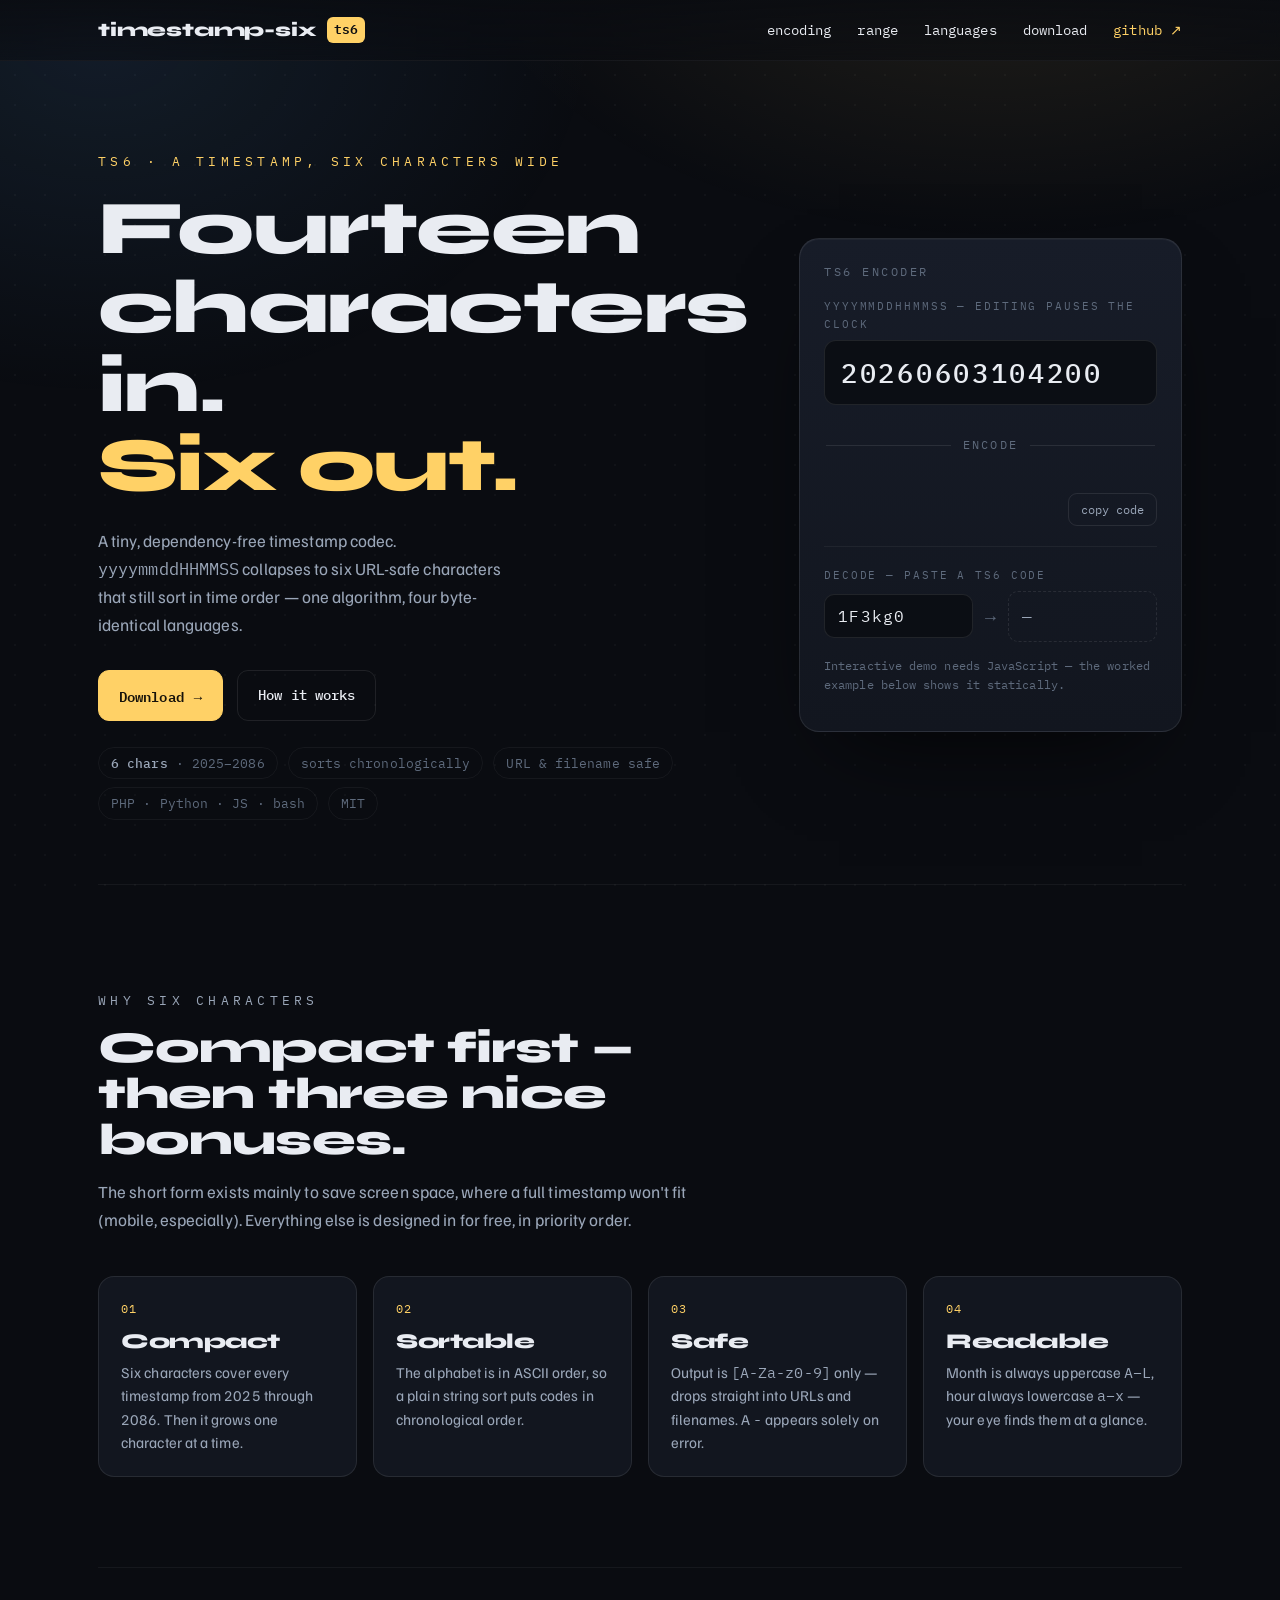
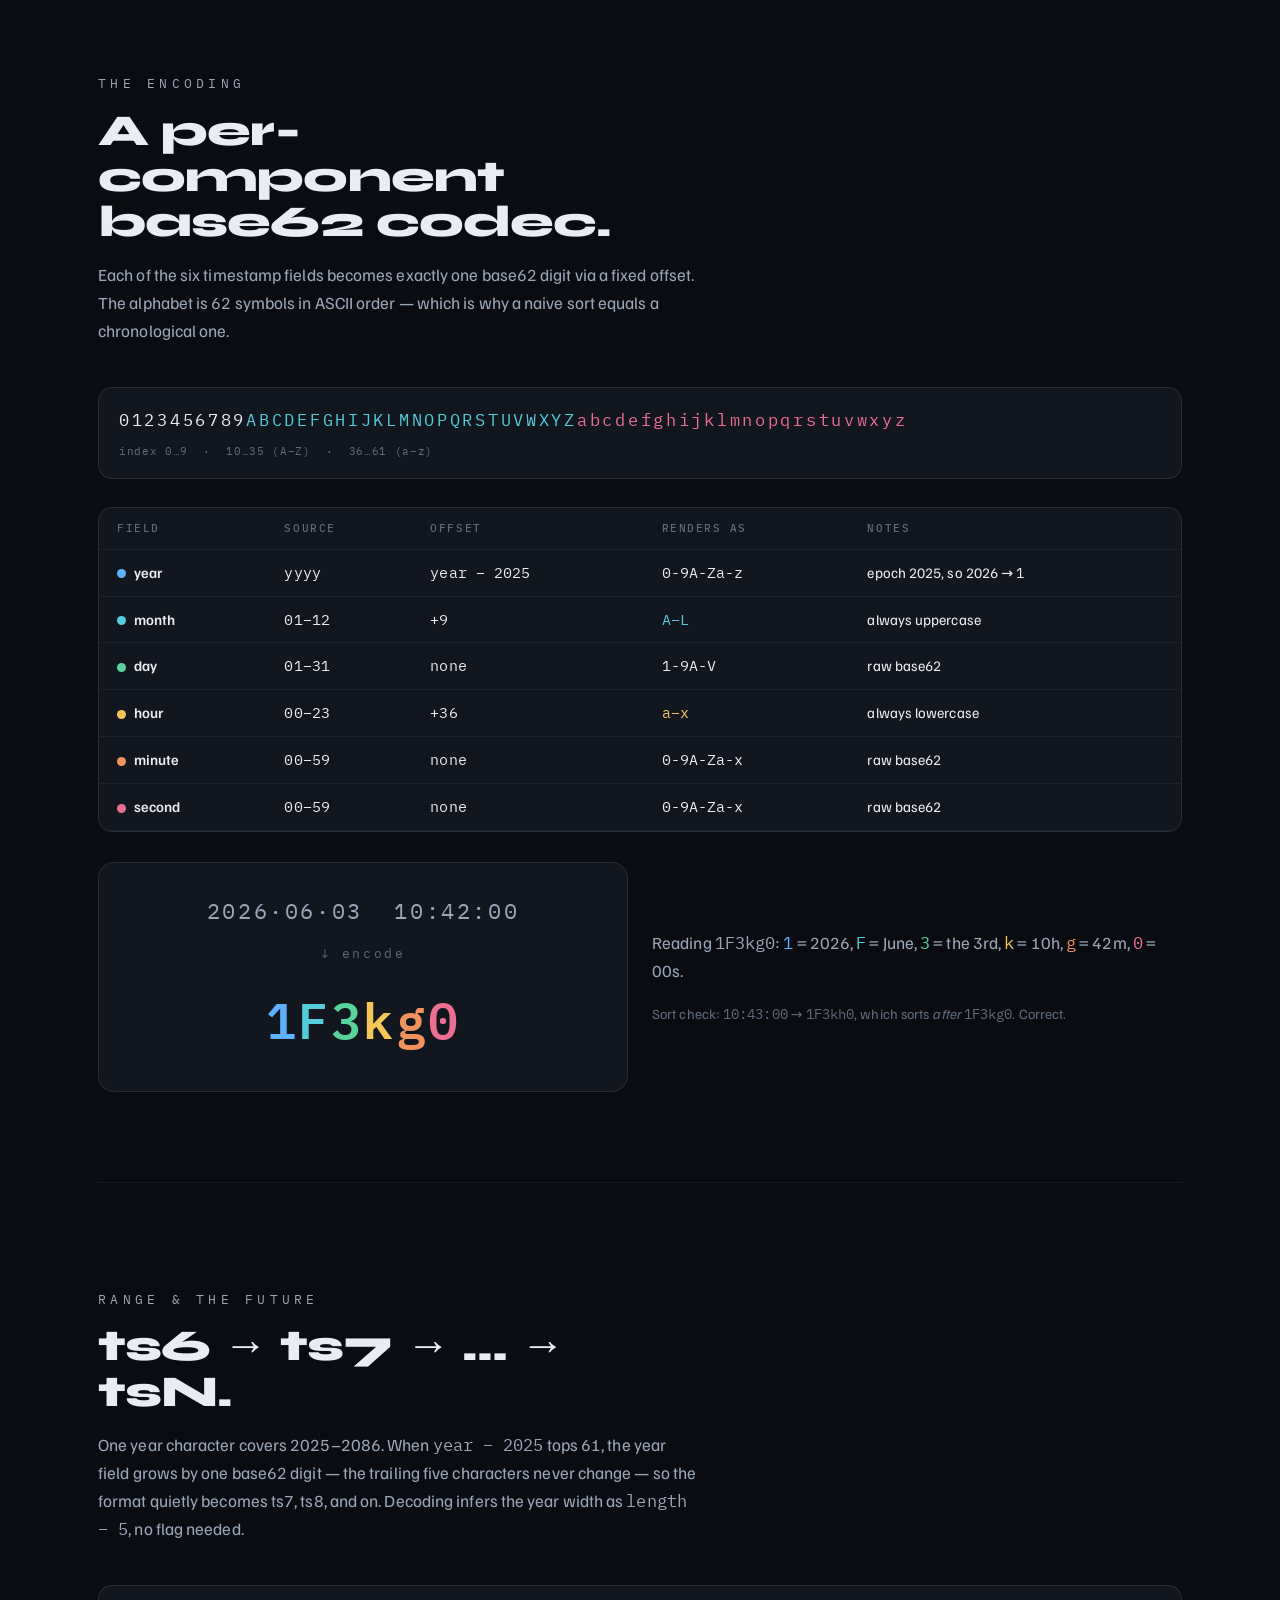
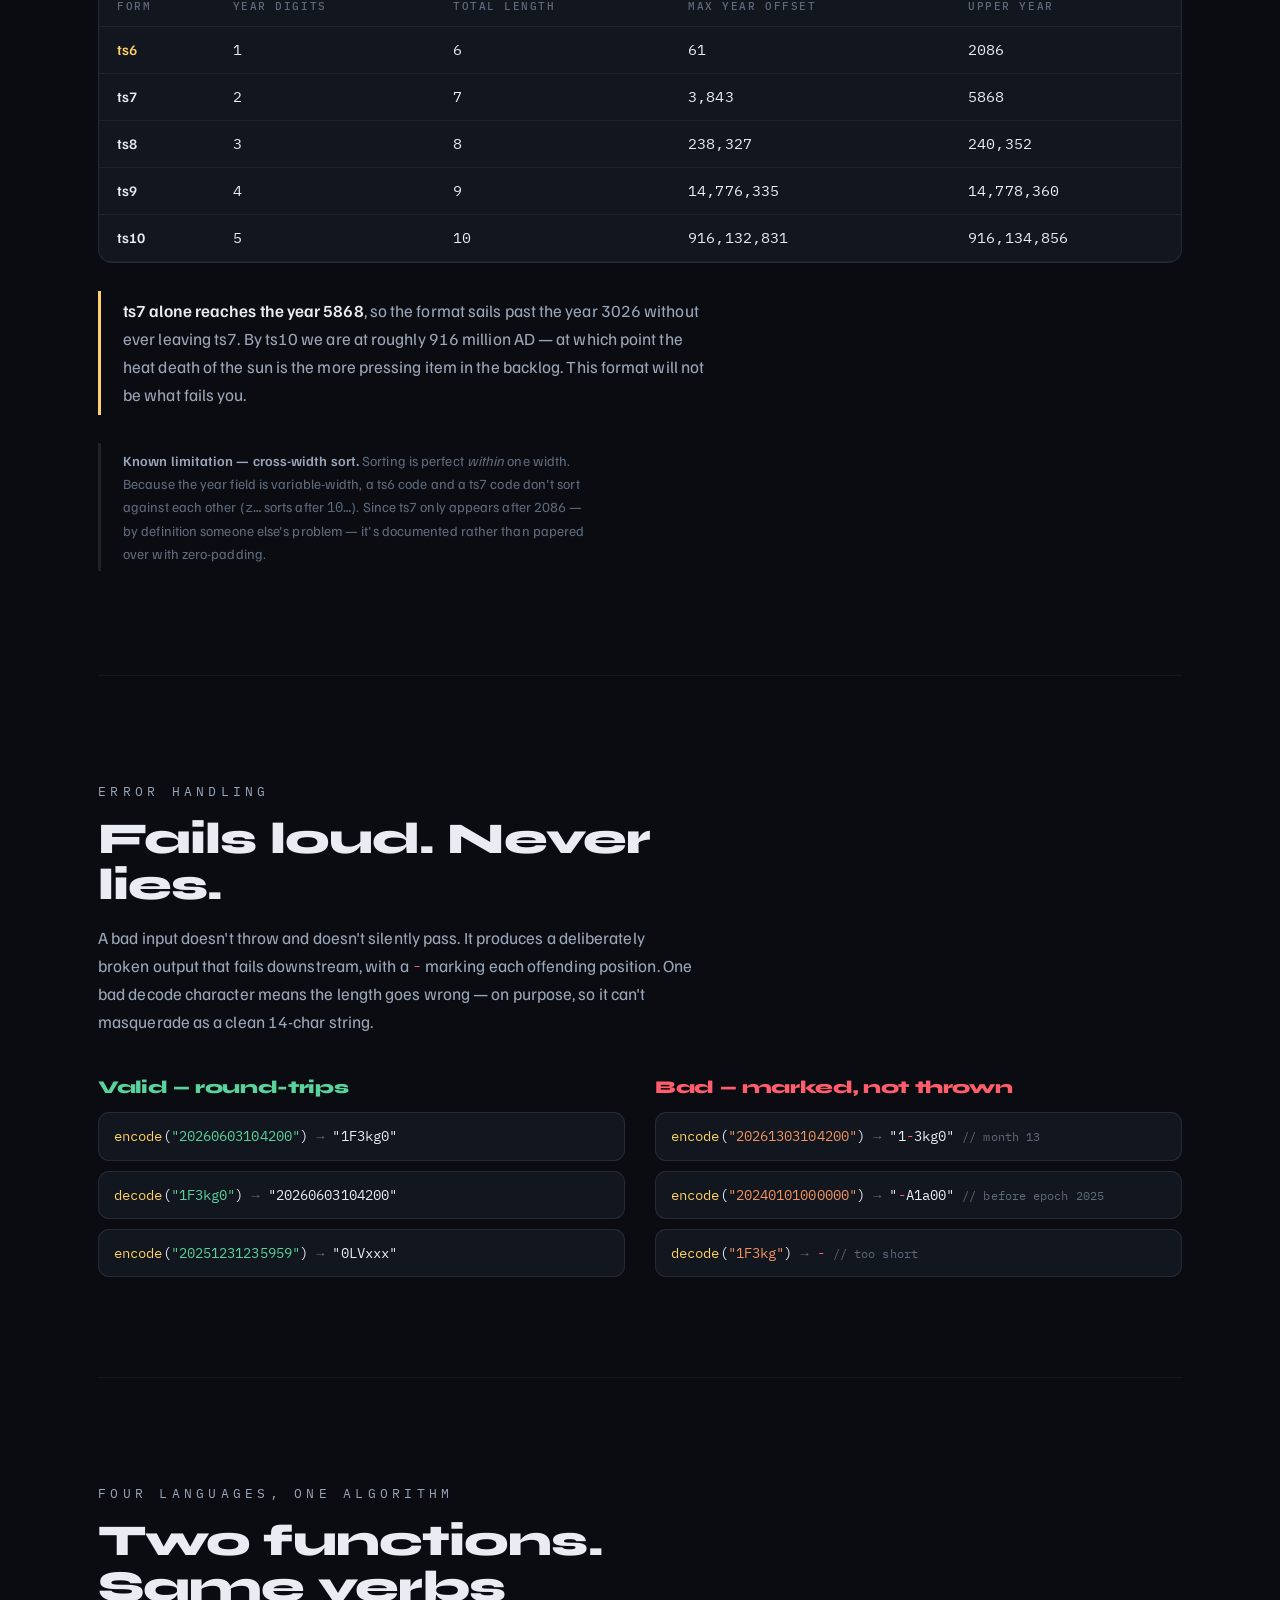
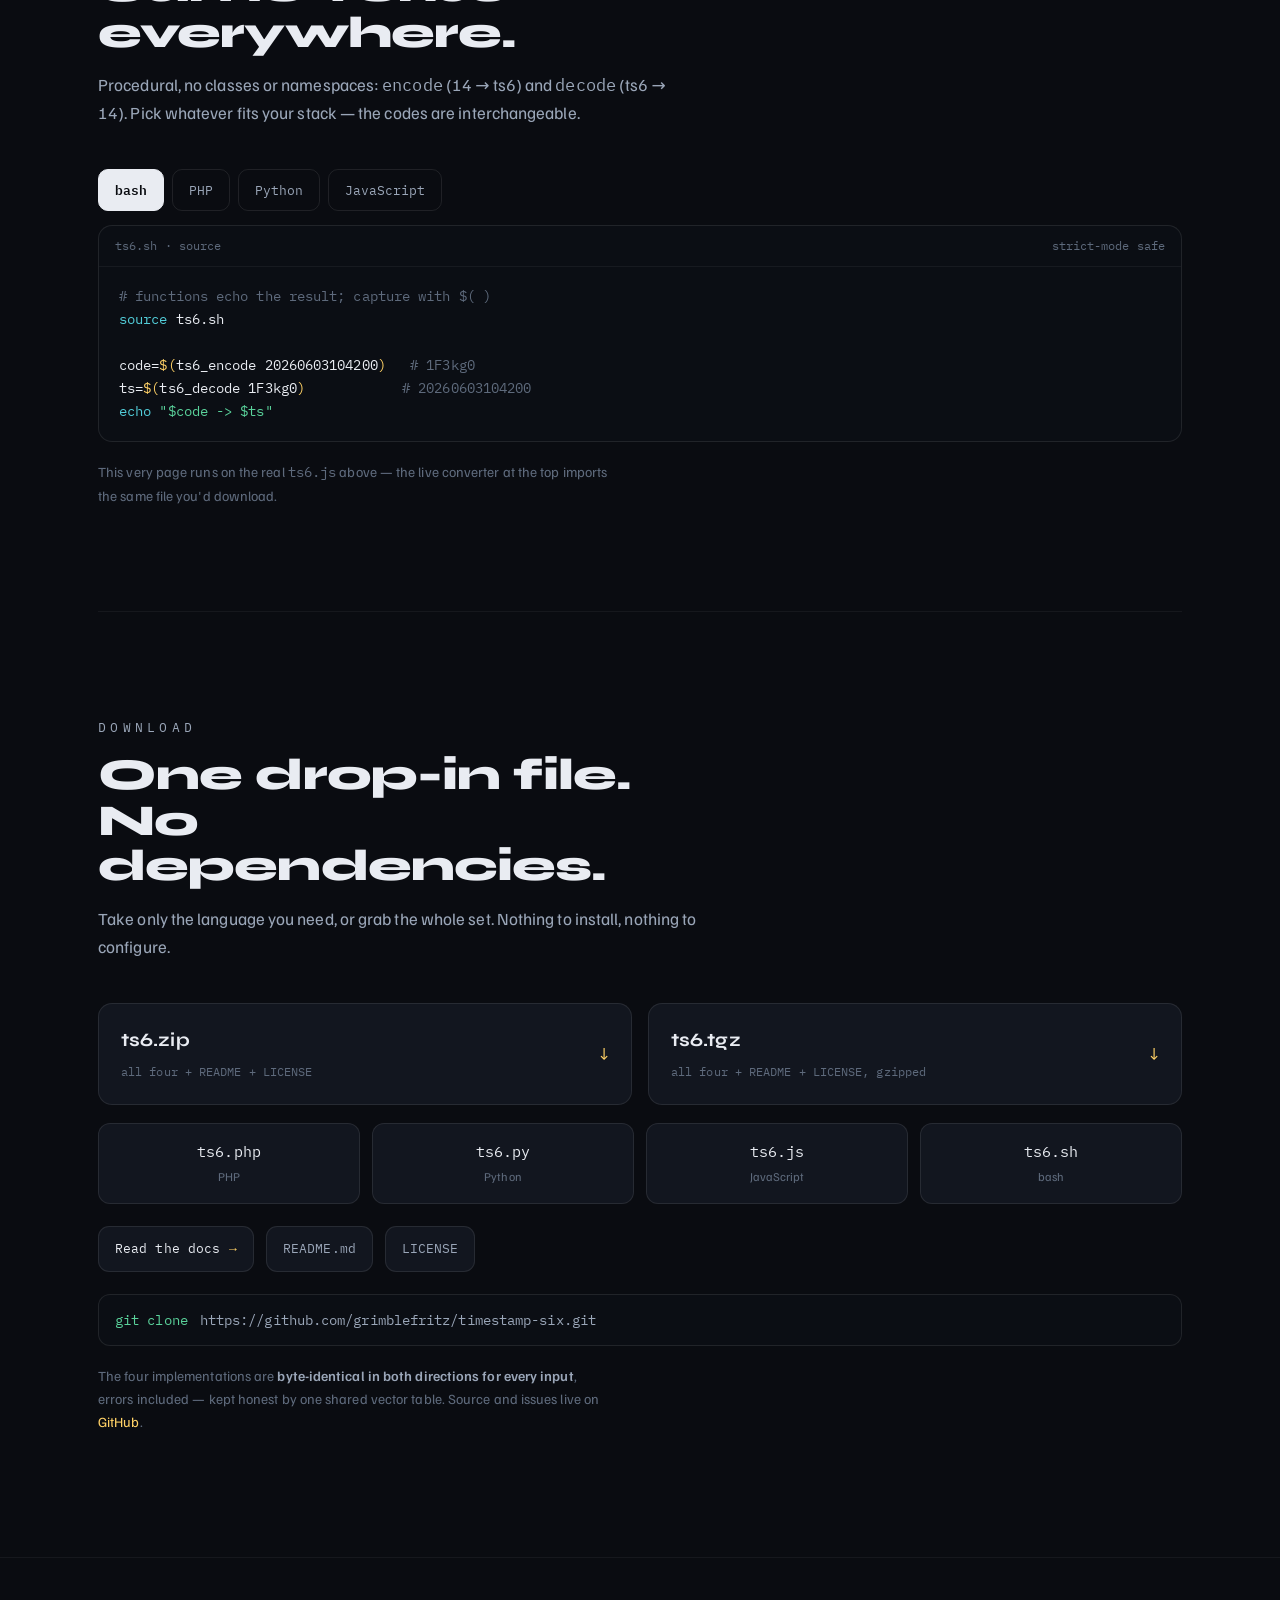
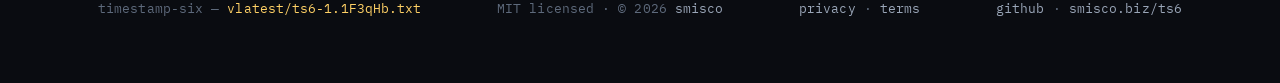
<file: index.html>
<!doctype html>
<html lang="en">
<head>
<meta charset="utf-8">
<meta name="viewport" content="width=device-width, initial-scale=1">
<title>ts6 — a compact 14&rarr;6 timestamp codec for PHP, Python, JavaScript &amp; bash</title>
<meta name="description" content="timestamp-six (ts6) shrinks a 14-character yyyymmddHHMMSS timestamp to 6 URL-safe characters that still sort chronologically. One tiny dependency-free algorithm, byte-identical across PHP, Python, JavaScript and bash. MIT-licensed.">
<!-- smisco.biz front-door card metadata (consumed by https://smisco.biz/) -->
<meta name="smisco:name" content="timestamp-six">
<meta name="keywords" content="compact timestamp, short timestamp, base62 timestamp, URL-safe timestamp, sortable timestamp, timestamp encoder, timestamp codec, PHP, Python, JavaScript, bash">
<meta name="author" content="smisco">
<link rel="canonical" href="https://smisco.biz/ts6/">
<meta name="theme-color" content="#0a0c11">
<link rel="icon" href="data:image/svg+xml,%3Csvg xmlns='http://www.w3.org/2000/svg' viewBox='0 0 32 32'%3E%3Crect width='32' height='32' rx='7' fill='%230a0c11'/%3E%3Crect x='1.5' y='1.5' width='29' height='29' rx='6' fill='none' stroke='%23ffd166' stroke-opacity='.5'/%3E%3Ctext x='16' y='22.5' font-family='monospace' font-size='19' font-weight='700' fill='%23ffd166' text-anchor='middle'%3E6%3C/text%3E%3C/svg%3E">

<!-- Open Graph / social -->
<meta property="og:type" content="website">
<meta property="og:url" content="https://smisco.biz/ts6/">
<meta property="og:title" content="ts6 — fourteen characters in, six out">
<meta property="og:description" content="A tiny timestamp codec: yyyymmddHHMMSS collapses to six URL-safe characters that still sort chronologically. Byte-identical in PHP, Python, JavaScript and bash. MIT.">
<meta name="twitter:card" content="summary">
<meta name="twitter:title" content="ts6 — fourteen characters in, six out">
<meta name="twitter:description" content="A compact 14&rarr;6 timestamp codec. URL-safe, chronologically sortable, four byte-identical languages. MIT-licensed.">

<!-- fonts are self-hosted (no third-party requests) — see local/scripts/fetch-fonts.py -->
<link rel="stylesheet" href="fonts/fonts.css">

<script type="application/ld+json">
{
  "@context": "https://schema.org",
  "@type": "SoftwareApplication",
  "name": "timestamp-six (ts6)",
  "applicationCategory": "DeveloperApplication",
  "operatingSystem": "Any",
  "description": "A compact timestamp codec that converts a 14-character yyyymmddHHMMSS timestamp to a 6-character URL-safe code and back, byte-identical across PHP, Python, JavaScript and bash.",
  "url": "https://smisco.biz/ts6/",
  "softwareHelp": "https://smisco.biz/ts6/",
  "license": "https://opensource.org/licenses/MIT",
  "offers": { "@type": "Offer", "price": "0", "priceCurrency": "USD" },
  "author": { "@type": "Organization", "name": "smisco", "email": "info@smisco.biz" }
}
</script>

<style>
:root{
  --bg:#0a0c11; --bg2:#0e121a; --panel:#12161f; --raised:#171c28;
  --ink:#e9ecf2; --dim:#9aa6b8; --faint:#5e6a7c;
  --line:rgba(255,255,255,.09); --line2:rgba(255,255,255,.05);
  --gold:#ffd166; --gold2:#f6b73c;
  /* six fields, in order Y -> M -> D -> H -> Mi -> S (a cool->warm arc) */
  --f-y:#5fb0ff; --f-mo:#52cdd9; --f-d:#5ad29b; --f-h:#f4c659; --f-mi:#f2925f; --f-s:#ec6f92;
  --err:#ff5d6c;
  --maxw:1140px;
}
*{box-sizing:border-box}
html{scroll-behavior:smooth}
body{
  margin:0; background:var(--bg); color:var(--ink);
  font-family:"Familjen Grotesk",system-ui,sans-serif;
  font-size:17px; line-height:1.65; letter-spacing:.005em;
  -webkit-font-smoothing:antialiased; text-rendering:optimizeLegibility;
  overflow-x:hidden;
}
/* atmosphere: faint dot grid + two soft glows behind the fold */
body::before{
  content:""; position:fixed; inset:0; z-index:0; pointer-events:none;
  background:
    radial-gradient(900px 520px at 78% -8%, rgba(255,209,102,.10), transparent 60%),
    radial-gradient(820px 600px at 8% 4%, rgba(95,176,255,.10), transparent 60%),
    radial-gradient(rgba(255,255,255,.030) 1px, transparent 1px);
  background-size:auto,auto,30px 30px;
}
.wrap{max-width:var(--maxw); margin:0 auto; padding:0 28px; position:relative; z-index:1}
a{color:var(--ink); text-decoration:none}
mono,code,.mono{font-family:"IBM Plex Mono",ui-monospace,monospace}
::selection{background:rgba(255,209,102,.28); color:#fff}

h1,h2,h3{font-family:"Syne",sans-serif; font-weight:800; letter-spacing:-.02em; line-height:1.04; margin:0}
.eyebrow{
  font-family:"IBM Plex Mono",monospace; font-size:12.5px; letter-spacing:.34em;
  text-transform:uppercase; color:var(--gold); margin:0 0 18px;
}
.lede{color:var(--dim); font-size:clamp(17px,1.15vw,19px); max-width:42ch}

/* ---- top bar ---- */
.topbar{
  position:sticky; top:0; z-index:30; backdrop-filter:blur(10px);
  background:linear-gradient(to bottom, rgba(10,12,17,.86), rgba(10,12,17,.55));
  border-bottom:1px solid var(--line2);
}
.topbar .wrap{display:flex; align-items:center; justify-content:space-between; height:60px}
.brand{font-family:"Syne",sans-serif; font-weight:800; font-size:19px; letter-spacing:-.01em; display:flex; align-items:center; gap:10px}
.brand .six{
  font-family:"IBM Plex Mono",monospace; font-weight:600; font-size:13px;
  color:var(--bg); background:var(--gold); padding:2px 7px; border-radius:6px; letter-spacing:0;
}
.navlinks{display:flex; gap:26px; font-family:"IBM Plex Mono",monospace; font-size:13.5px; color:var(--dim)}
.navlinks a:hover{color:var(--ink)}
.navlinks .gh{color:var(--gold)}
@media(max-width:720px){.navlinks{display:none}}

/* ---- hero ---- */
.hero{padding:clamp(46px,7vw,96px) 0 clamp(40px,5vw,72px); display:grid; grid-template-columns:1.05fr 1fr; gap:clamp(34px,4vw,68px); align-items:center}
.hero .instrument{min-width:0}   /* only the instrument may shrink below its content min-width; the copy column KEEPS its min-width so the title never overflows into the instrument */
@media(max-width:920px){.hero{grid-template-columns:1fr; gap:40px}}
.hero h1{font-size:clamp(40px,6.4vw,76px)}
.hero h1 .out{color:var(--gold)}
.hero .lede{margin:22px 0 30px}
.hero-actions{display:flex; flex-wrap:wrap; gap:14px; margin-bottom:26px}
.btn{
  font-family:"IBM Plex Mono",monospace; font-size:14px; font-weight:500;
  padding:13px 20px; border-radius:11px; border:1px solid var(--line);
  display:inline-flex; align-items:center; gap:10px; transition:.18s ease; cursor:pointer; background:transparent; color:var(--ink);
}
.btn .ar{transition:transform .18s ease}
.btn:hover .ar{transform:translateX(3px)}
.btn-primary{background:var(--gold); color:#16120a; border-color:var(--gold); font-weight:600}
.btn-primary:hover{background:var(--gold2); box-shadow:0 10px 30px -12px rgba(255,209,102,.55)}
.btn-ghost:hover{border-color:rgba(255,255,255,.28); background:rgba(255,255,255,.03)}
.hero-meta{list-style:none; margin:0; padding:0; display:flex; flex-wrap:wrap; gap:8px 10px; font-family:"IBM Plex Mono",monospace; font-size:12.5px; color:var(--faint)}
.hero-meta li{border:1px solid var(--line2); border-radius:999px; padding:5px 12px}
.hero-meta b{color:var(--dim); font-weight:500}

/* ---- the instrument ---- */
.instrument{
  background:linear-gradient(180deg, var(--raised), var(--panel));
  border:1px solid var(--line); border-radius:20px; padding:24px;
  box-shadow:0 40px 90px -40px rgba(0,0,0,.8), inset 0 1px 0 rgba(255,255,255,.04);
  position:relative;
}
.inst-head{display:flex; align-items:center; justify-content:space-between; margin-bottom:16px}
.inst-title{font-family:"IBM Plex Mono",monospace; font-size:11.5px; letter-spacing:.22em; text-transform:uppercase; color:var(--faint)}
.live-dot{display:inline-flex; align-items:center; gap:8px; font-family:"IBM Plex Mono",monospace; font-size:11.5px; letter-spacing:.16em; text-transform:uppercase; color:var(--f-d)}
.live-dot .d{width:8px; height:8px; border-radius:50%; background:var(--f-d); box-shadow:0 0 0 0 rgba(90,210,155,.6); animation:pulse 2s infinite}
.live-dot.paused{color:var(--faint)} .live-dot.paused .d{background:var(--faint); animation:none; box-shadow:none}
@keyframes pulse{0%{box-shadow:0 0 0 0 rgba(90,210,155,.5)}70%{box-shadow:0 0 0 7px rgba(90,210,155,0)}100%{box-shadow:0 0 0 0 rgba(90,210,155,0)}}

.field-label{font-family:"IBM Plex Mono",monospace; font-size:10.5px; letter-spacing:.18em; text-transform:uppercase; color:var(--faint); margin:0 0 7px}
.src-input{
  width:100%; min-width:0; background:#0b0e14; border:1px solid var(--line); border-radius:12px;
  font-family:"IBM Plex Mono",monospace; font-weight:500; color:var(--ink);
  font-size:clamp(18px,2.4vw,27px); letter-spacing:.10em; padding:14px 16px; outline:none; transition:.16s;
}
.src-input:focus{border-color:var(--gold); box-shadow:0 0 0 3px rgba(255,209,102,.16)}
.src-input.bad{border-color:var(--err); box-shadow:0 0 0 3px rgba(255,93,108,.14)}

.chips{display:flex; flex-wrap:wrap; gap:7px; margin:13px 0 4px}
.chip{font-family:"IBM Plex Mono",monospace; font-size:12px; padding:5px 9px; border-radius:8px; border:1px solid; background:rgba(255,255,255,.02); display:flex; gap:7px; align-items:baseline}
.chip .v{font-weight:600} .chip .k{font-size:9.5px; letter-spacing:.12em; text-transform:uppercase; opacity:.7}

.arrow-row{display:flex; align-items:center; gap:12px; margin:18px 2px 14px; color:var(--faint); font-family:"IBM Plex Mono",monospace; font-size:11.5px; letter-spacing:.2em; text-transform:uppercase}
.arrow-row::before,.arrow-row::after{content:""; height:1px; background:var(--line); flex:1}

.readout{display:flex; gap:clamp(4px,1vw,12px); justify-content:center; padding:6px 0 2px}
.glyph{display:flex; flex-direction:column; align-items:center; gap:9px; flex:1 1 0; min-width:0; max-width:74px}
.glyph .c{
  font-family:"IBM Plex Mono",monospace; font-weight:600; font-size:clamp(30px,7.2vw,58px);
  line-height:1; width:100%; text-align:center; border-radius:12px; padding:10px 0;
  background:rgba(255,255,255,.025); border:1px solid var(--line2);
}
.glyph .lab{font-family:"IBM Plex Mono",monospace; font-size:10px; letter-spacing:.16em; text-transform:uppercase; color:var(--faint)}
.glyph.tick .c{animation:flip .42s ease}
@keyframes flip{0%{transform:translateY(-7px) scale(.92); opacity:.25}60%{transform:translateY(0) scale(1.02)}100%{transform:none; opacity:1}}
.glyph.err .c{color:var(--err); border-color:rgba(255,93,108,.4); background:rgba(255,93,108,.07)}

.inst-foot{display:flex; align-items:center; justify-content:space-between; margin-top:16px; gap:12px}
.mini-btn{font-family:"IBM Plex Mono",monospace; font-size:12px; color:var(--dim); background:transparent; border:1px solid var(--line); border-radius:9px; padding:8px 12px; cursor:pointer; transition:.16s}
.mini-btn:hover{border-color:rgba(255,255,255,.26); color:var(--ink)}
.copied{font-family:"IBM Plex Mono",monospace; font-size:11.5px; color:var(--f-d); opacity:0; transition:opacity .2s}
.copied.on{opacity:1}

.inst-divider{height:1px; background:var(--line2); margin:20px 0}
.decode-row{display:grid; grid-template-columns:1fr auto 1fr; gap:12px; align-items:center}
@media(max-width:520px){.decode-row{grid-template-columns:1fr; text-align:center}}
.decode-row .to{font-family:"IBM Plex Mono",monospace; color:var(--faint); font-size:18px}
.mini-input{width:100%; min-width:0; background:#0b0e14; border:1px solid var(--line); border-radius:10px; font-family:"IBM Plex Mono",monospace; color:var(--ink); font-size:16px; letter-spacing:.08em; padding:11px 13px; outline:none; transition:.16s}
.mini-input:focus{border-color:var(--gold); box-shadow:0 0 0 3px rgba(255,209,102,.14)}
.mini-out{font-family:"IBM Plex Mono",monospace; font-size:16px; letter-spacing:.06em; color:var(--dim); padding:11px 13px; border:1px dashed var(--line); border-radius:10px; min-height:44px; min-width:0; overflow-wrap:anywhere}
.mini-out .dash{color:var(--err)}
.nojs{font-family:"IBM Plex Mono",monospace; font-size:12px; color:var(--faint); margin-top:14px; display:none}

/* ---- generic section ---- */
section.band{padding:clamp(56px,7vw,96px) 0; border-top:1px solid var(--line2)}
.sec-head{max-width:60ch; margin-bottom:42px}
.sec-head .eyebrow{margin-bottom:14px}
.sec-head h2{font-size:clamp(28px,3.8vw,44px)}
.sec-head p{color:var(--dim); margin:16px 0 0}

/* priorities */
.prio{display:grid; grid-template-columns:repeat(4,1fr); gap:16px}
@media(max-width:880px){.prio{grid-template-columns:repeat(2,1fr)}}
@media(max-width:480px){.prio{grid-template-columns:1fr}}
.card{background:var(--panel); border:1px solid var(--line); border-radius:16px; padding:22px; transition:.2s}
.card:hover{transform:translateY(-3px); border-color:rgba(255,255,255,.18)}
.card .n{font-family:"IBM Plex Mono",monospace; font-size:12px; color:var(--gold); letter-spacing:.1em}
.card h3{font-family:"Syne",sans-serif; font-size:21px; margin:12px 0 8px}
.card p{margin:0; color:var(--dim); font-size:15px; line-height:1.55}

/* encoding */
.alpha{font-family:"IBM Plex Mono",monospace; background:var(--panel); border:1px solid var(--line); border-radius:14px; padding:18px 20px; overflow-x:auto; margin-bottom:28px}
.alpha .row1{font-size:clamp(13px,1.5vw,17px); letter-spacing:.16em; word-break:break-all}
.alpha .row1 .seg0{color:var(--ink)} .alpha .row1 .seg1{color:var(--f-mo)} .alpha .row1 .seg2{color:var(--f-s)}
.alpha .row2{font-size:11px; color:var(--faint); letter-spacing:.06em; margin-top:8px}

table.grid{width:100%; border-collapse:collapse; font-size:14.5px; margin-bottom:10px}
table.grid th,table.grid td{text-align:left; padding:11px 14px; border-bottom:1px solid var(--line2)}
table.grid thead th{font-family:"IBM Plex Mono",monospace; font-size:11px; letter-spacing:.14em; text-transform:uppercase; color:var(--faint); font-weight:500}
table.grid td .mono{font-size:13.5px}
table.grid .fld{font-weight:600}
.tbl-scroll{overflow-x:auto; border:1px solid var(--line); border-radius:14px; background:var(--panel)}
.tbl-scroll table.grid{margin:0}
.tbl-scroll table.grid th,.tbl-scroll table.grid td{padding-left:18px}
.dot{display:inline-block; width:9px; height:9px; border-radius:50%; margin-right:8px; vertical-align:middle}

.worked{display:grid; grid-template-columns:1fr 1fr; gap:24px; margin-top:30px; align-items:center}
@media(max-width:760px){.worked{grid-template-columns:1fr}}
.worked .big{font-family:"IBM Plex Mono",monospace; text-align:center; background:var(--panel); border:1px solid var(--line); border-radius:16px; padding:30px 18px}
.worked .big .in{font-size:clamp(16px,2.2vw,22px); letter-spacing:.12em; color:var(--dim)}
.worked .big .ar{color:var(--faint); margin:14px 0; font-size:13px; letter-spacing:.2em}
.worked .big .res{font-size:clamp(30px,5vw,50px); font-weight:600; letter-spacing:.05em}

/* range */
.punch{margin-top:28px; border-left:3px solid var(--gold); padding:6px 0 6px 22px; color:var(--dim); max-width:62ch}
.punch b{color:var(--ink); font-weight:600}

/* error grid */
.ex-grid{display:grid; grid-template-columns:1fr 1fr; gap:30px}
@media(max-width:760px){.ex-grid{grid-template-columns:1fr}}
.ex-col h3{font-family:"Syne",sans-serif; font-size:18px; margin-bottom:16px; display:flex; align-items:center; gap:10px}
.ex-col.ok h3{color:var(--f-d)} .ex-col.bad h3{color:var(--err)}
.ex{font-family:"IBM Plex Mono",monospace; font-size:13.5px; background:var(--panel); border:1px solid var(--line); border-radius:11px; padding:13px 15px; margin-bottom:10px; line-height:1.5}
.ex .op{color:var(--gold)} .ex .ar{color:var(--faint)} .ex .res{color:var(--ink)} .ex .res .d{color:var(--err)} .ex .cm{color:var(--faint); font-size:12px}

/* code tabs */
.tabs{display:flex; gap:8px; margin-bottom:14px; flex-wrap:wrap}
.tab{font-family:"IBM Plex Mono",monospace; font-size:13px; padding:9px 16px; border-radius:10px; border:1px solid var(--line); color:var(--dim); cursor:pointer; background:transparent; transition:.16s}
.tab:hover{color:var(--ink)} .tab.active{background:var(--ink); color:var(--bg); border-color:var(--ink); font-weight:600}
.codeblock{display:none; background:#0b0e14; border:1px solid var(--line); border-radius:14px; overflow:hidden}
.codeblock.active{display:block}
.codeblock .bar{display:flex; align-items:center; justify-content:space-between; padding:10px 16px; border-bottom:1px solid var(--line2); font-family:"IBM Plex Mono",monospace; font-size:12px; color:var(--faint)}
.codeblock pre{margin:0; padding:18px 20px; overflow-x:auto; font-family:"IBM Plex Mono",monospace; font-size:13.5px; line-height:1.7}
.codeblock pre .c{color:var(--faint)} .codeblock pre .k{color:var(--f-mo)} .codeblock pre .s{color:var(--f-d)} .codeblock pre .o{color:var(--gold)}

/* download */
.dl-top{display:grid; grid-template-columns:1fr 1fr; gap:16px; margin-bottom:18px}
@media(max-width:620px){.dl-top{grid-template-columns:1fr}}
.dl-card{display:flex; align-items:center; justify-content:space-between; background:var(--panel); border:1px solid var(--line); border-radius:14px; padding:20px 22px; transition:.2s}
.dl-card:hover{border-color:var(--gold); transform:translateY(-2px)}
.dl-card .l{font-family:"Syne",sans-serif; font-weight:700; font-size:19px}
.dl-card .s{font-family:"IBM Plex Mono",monospace; font-size:12px; color:var(--faint)}
.dl-card .ar{font-family:"IBM Plex Mono",monospace; color:var(--gold)}
.dl-langs{display:grid; grid-template-columns:repeat(4,1fr); gap:12px; margin-bottom:22px}
@media(max-width:620px){.dl-langs{grid-template-columns:repeat(2,1fr)}}
.dl-lang{text-align:center; background:var(--panel); border:1px solid var(--line); border-radius:12px; padding:16px 10px; transition:.16s}
.dl-lang:hover{border-color:rgba(255,255,255,.26); background:var(--raised)}
.dl-lang .f{font-family:"IBM Plex Mono",monospace; font-size:15px; color:var(--ink)} .dl-lang .t{font-size:12px; color:var(--faint); margin-top:3px}
.clone{font-family:"IBM Plex Mono",monospace; font-size:13.5px; background:#0b0e14; border:1px solid var(--line); border-radius:12px; padding:14px 16px; color:var(--dim); display:flex; align-items:center; gap:12px; overflow-x:auto}
.clone .p{color:var(--f-d)}
.parity-note{margin-top:18px; color:var(--faint); font-size:14px; max-width:64ch}
.dl-docs{display:flex; flex-wrap:wrap; gap:12px; margin-bottom:22px}
.doc-pill{font-family:"IBM Plex Mono",monospace; font-size:13px; color:var(--ink); background:var(--panel); border:1px solid var(--line); border-radius:11px; padding:11px 16px; display:inline-flex; align-items:center; gap:9px; transition:.18s}
.doc-pill:hover{border-color:var(--gold); transform:translateY(-2px)}
.doc-pill.ghost{color:var(--dim)}
.doc-pill .ar{color:var(--gold); transition:transform .18s ease}
.doc-pill:hover .ar{transform:translateX(3px)}

/* footer */
footer{border-top:1px solid var(--line2); padding:40px 0 64px; margin-top:20px}
.foot{display:flex; flex-wrap:wrap; gap:18px; align-items:center; justify-content:space-between; font-family:"IBM Plex Mono",monospace; font-size:13px; color:var(--faint)}
.foot a{color:var(--dim)} .foot a:hover{color:var(--gold)}
.foot .v{color:var(--gold)}

/* reveal-on-load */
.rise{opacity:0; transform:translateY(16px); animation:rise .7s cubic-bezier(.2,.7,.2,1) forwards}
.d1{animation-delay:.05s}.d2{animation-delay:.13s}.d3{animation-delay:.21s}.d4{animation-delay:.29s}.d5{animation-delay:.37s}
@keyframes rise{to{opacity:1; transform:none}}
@media(prefers-reduced-motion:reduce){
  .rise{animation:none; opacity:1; transform:none}
  .glyph.tick .c{animation:none}
  .live-dot .d{animation:none}
  html{scroll-behavior:auto}
}
</style>
</head>
<body>

<header class="topbar">
  <div class="wrap">
    <a class="brand" href="#top">timestamp-six <span class="six">ts6</span></a>
    <nav class="navlinks">
      <a href="#encoding">encoding</a>
      <a href="#range">range</a>
      <a href="#languages">languages</a>
      <a href="#download">download</a>
      <a class="gh" href="https://github.com/grimblefritz/timestamp-six">github &#8599;</a>
    </nav>
  </div>
</header>

<main class="wrap" id="top">

  <!-- ============ HERO ============ -->
  <section class="hero">
    <div class="hero-copy">
      <p class="eyebrow rise d1">ts6 &middot; a timestamp, six characters wide</p>
      <h1 class="rise d2">Fourteen<br>characters in.<br><span class="out">Six out.</span></h1>
      <p class="lede rise d3">A tiny, dependency-free timestamp codec. <span class="mono">yyyymmddHHMMSS</span> collapses to six URL-safe characters that still sort in time order &mdash; one algorithm, four byte-identical languages.</p>
      <div class="hero-actions rise d4">
        <a class="btn btn-primary" href="#download">Download <span class="ar">&rarr;</span></a>
        <a class="btn btn-ghost" href="#encoding">How it works</a>
      </div>
      <ul class="hero-meta rise d5">
        <li><b>6 chars</b> &middot; 2025&ndash;2086</li>
        <li>sorts chronologically</li>
        <li>URL &amp; filename safe</li>
        <li>PHP &middot; Python &middot; JS &middot; bash</li>
        <li>MIT</li>
      </ul>
    </div>

    <!-- the instrument -->
    <div class="instrument rise d3" aria-label="Live ts6 converter">
      <div class="inst-head">
        <span class="inst-title">ts6 encoder</span>
        <span class="live-dot" id="liveDot"><span class="d"></span><span id="liveTxt">live &middot; local time</span></span>
      </div>

      <p class="field-label">yyyymmddHHMMSS &mdash; editing pauses the clock</p>
      <input class="src-input" id="src" inputmode="numeric" autocomplete="off" spellcheck="false" aria-label="14-digit timestamp" value="20260603104200">

      <div class="chips" id="chips" aria-hidden="true"></div>

      <div class="arrow-row">encode</div>

      <div class="readout" id="readout" aria-live="off"></div>

      <div class="inst-foot">
        <button class="mini-btn" id="resume" type="button" hidden>&#8634; resume live</button>
        <span class="copied" id="copied">copied</span>
        <button class="mini-btn" id="copyBtn" type="button">copy code</button>
      </div>

      <div class="inst-divider"></div>

      <p class="field-label">decode &mdash; paste a ts6 code</p>
      <div class="decode-row">
        <input class="mini-input" id="dsrc" autocomplete="off" spellcheck="false" aria-label="ts6 code to decode" value="1F3kg0">
        <span class="to">&rarr;</span>
        <div class="mini-out mono" id="dout">&mdash;</div>
      </div>

      <p class="nojs" id="nojs">Interactive demo needs JavaScript &mdash; the worked example below shows it statically.</p>
    </div>
  </section>

  <!-- ============ PRIORITIES ============ -->
  <section class="band" id="why">
    <div class="sec-head">
      <p class="eyebrow">why six characters</p>
      <h2>Compact first &mdash; then three nice bonuses.</h2>
      <p>The short form exists mainly to save screen space, where a full timestamp won't fit (mobile, especially). Everything else is designed in for free, in priority order.</p>
    </div>
    <div class="prio">
      <div class="card"><div class="n">01</div><h3>Compact</h3><p>Six characters cover every timestamp from 2025 through 2086. Then it grows one character at a time.</p></div>
      <div class="card"><div class="n">02</div><h3>Sortable</h3><p>The alphabet is in ASCII order, so a plain string sort puts codes in chronological order.</p></div>
      <div class="card"><div class="n">03</div><h3>Safe</h3><p>Output is <span class="mono">[A-Za-z0-9]</span> only &mdash; drops straight into URLs and filenames. A <span class="mono">-</span> appears solely on error.</p></div>
      <div class="card"><div class="n">04</div><h3>Readable</h3><p>Month is always uppercase <span class="mono">A&ndash;L</span>, hour always lowercase <span class="mono">a&ndash;x</span> &mdash; your eye finds them at a glance.</p></div>
    </div>
  </section>

  <!-- ============ ENCODING ============ -->
  <section class="band" id="encoding">
    <div class="sec-head">
      <p class="eyebrow">the encoding</p>
      <h2>A per-component base62 codec.</h2>
      <p>Each of the six timestamp fields becomes exactly one base62 digit via a fixed offset. The alphabet is 62 symbols in ASCII order &mdash; which is why a naive sort equals a chronological one.</p>
    </div>

    <div class="alpha">
      <div class="row1"><span class="seg0">0123456789</span><span class="seg1">ABCDEFGHIJKLMNOPQRSTUVWXYZ</span><span class="seg2">abcdefghijklmnopqrstuvwxyz</span></div>
      <div class="row2">index 0&hellip;9 &nbsp;&middot;&nbsp; 10&hellip;35 (A&ndash;Z) &nbsp;&middot;&nbsp; 36&hellip;61 (a&ndash;z)</div>
    </div>

    <div class="tbl-scroll">
      <table class="grid">
        <thead><tr><th>Field</th><th>Source</th><th>Offset</th><th>Renders as</th><th>Notes</th></tr></thead>
        <tbody>
          <tr><td class="fld"><span class="dot" style="background:var(--f-y)"></span>year</td><td class="mono">yyyy</td><td class="mono">year &minus; 2025</td><td class="mono">0-9A-Za-z</td><td>epoch 2025, so 2026 &rarr; <span class="mono">1</span></td></tr>
          <tr><td class="fld"><span class="dot" style="background:var(--f-mo)"></span>month</td><td class="mono">01&ndash;12</td><td class="mono">+9</td><td class="mono" style="color:var(--f-mo)">A&ndash;L</td><td>always uppercase</td></tr>
          <tr><td class="fld"><span class="dot" style="background:var(--f-d)"></span>day</td><td class="mono">01&ndash;31</td><td class="mono">none</td><td class="mono">1-9A-V</td><td>raw base62</td></tr>
          <tr><td class="fld"><span class="dot" style="background:var(--f-h)"></span>hour</td><td class="mono">00&ndash;23</td><td class="mono">+36</td><td class="mono" style="color:var(--f-h)">a&ndash;x</td><td>always lowercase</td></tr>
          <tr><td class="fld"><span class="dot" style="background:var(--f-mi)"></span>minute</td><td class="mono">00&ndash;59</td><td class="mono">none</td><td class="mono">0-9A-Za-x</td><td>raw base62</td></tr>
          <tr><td class="fld"><span class="dot" style="background:var(--f-s)"></span>second</td><td class="mono">00&ndash;59</td><td class="mono">none</td><td class="mono">0-9A-Za-x</td><td>raw base62</td></tr>
        </tbody>
      </table>
    </div>

    <div class="worked">
      <div class="big">
        <div class="in">2026&middot;06&middot;03 &nbsp;10:42:00</div>
        <div class="ar">&darr; encode</div>
        <div class="res"><span style="color:var(--f-y)">1</span><span style="color:var(--f-mo)">F</span><span style="color:var(--f-d)">3</span><span style="color:var(--f-h)">k</span><span style="color:var(--f-mi)">g</span><span style="color:var(--f-s)">0</span></div>
      </div>
      <div>
        <p style="margin-top:0;color:var(--dim)">Reading <span class="mono">1F3kg0</span>: <span class="mono" style="color:var(--f-y)">1</span>&nbsp;= 2026, <span class="mono" style="color:var(--f-mo)">F</span>&nbsp;= June, <span class="mono" style="color:var(--f-d)">3</span>&nbsp;= the 3rd, <span class="mono" style="color:var(--f-h)">k</span>&nbsp;= 10h, <span class="mono" style="color:var(--f-mi)">g</span>&nbsp;= 42m, <span class="mono" style="color:var(--f-s)">0</span>&nbsp;= 00s.</p>
        <p style="color:var(--faint);font-size:14px;margin-bottom:0">Sort check: <span class="mono">10:43:00</span> &rarr; <span class="mono">1F3kh0</span>, which sorts <em>after</em> <span class="mono">1F3kg0</span>. Correct.</p>
      </div>
    </div>
  </section>

  <!-- ============ RANGE ============ -->
  <section class="band" id="range">
    <div class="sec-head">
      <p class="eyebrow">range &amp; the future</p>
      <h2>ts6 &rarr; ts7 &rarr; &hellip; &rarr; tsN.</h2>
      <p>One year character covers 2025&ndash;2086. When <span class="mono">year &minus; 2025</span> tops 61, the year field grows by one base62 digit &mdash; the trailing five characters never change &mdash; so the format quietly becomes ts7, ts8, and on. Decoding infers the year width as <span class="mono">length &minus; 5</span>, no flag needed.</p>
    </div>

    <div class="tbl-scroll">
      <table class="grid">
        <thead><tr><th>Form</th><th>Year digits</th><th>Total length</th><th>Max year offset</th><th>Upper year</th></tr></thead>
        <tbody>
          <tr><td class="fld" style="color:var(--gold)">ts6</td><td class="mono">1</td><td class="mono">6</td><td class="mono">61</td><td class="mono">2086</td></tr>
          <tr><td class="fld">ts7</td><td class="mono">2</td><td class="mono">7</td><td class="mono">3,843</td><td class="mono">5868</td></tr>
          <tr><td class="fld">ts8</td><td class="mono">3</td><td class="mono">8</td><td class="mono">238,327</td><td class="mono">240,352</td></tr>
          <tr><td class="fld">ts9</td><td class="mono">4</td><td class="mono">9</td><td class="mono">14,776,335</td><td class="mono">14,778,360</td></tr>
          <tr><td class="fld">ts10</td><td class="mono">5</td><td class="mono">10</td><td class="mono">916,132,831</td><td class="mono">916,134,856</td></tr>
        </tbody>
      </table>
    </div>

    <p class="punch"><b>ts7 alone reaches the year 5868</b>, so the format sails past the year 3026 without ever leaving ts7. By ts10 we are at roughly 916 million AD &mdash; at which point the heat death of the sun is the more pressing item in the backlog. This format will not be what fails you.</p>
    <p class="punch" style="border-color:var(--line);color:var(--faint);font-size:14px"><b style="color:var(--dim)">Known limitation &mdash; cross-width sort.</b> Sorting is perfect <em>within</em> one width. Because the year field is variable-width, a ts6 code and a ts7 code don't sort against each other (<span class="mono">z&hellip;</span> sorts after <span class="mono">10&hellip;</span>). Since ts7 only appears after 2086 &mdash; by definition someone else's problem &mdash; it's documented rather than papered over with zero-padding.</p>
  </section>

  <!-- ============ ERRORS ============ -->
  <section class="band" id="errors">
    <div class="sec-head">
      <p class="eyebrow">error handling</p>
      <h2>Fails loud. Never lies.</h2>
      <p>A bad input doesn't throw and doesn't silently pass. It produces a deliberately broken output that fails downstream, with a <span class="mono" style="color:var(--err)">-</span> marking each offending position. One bad decode character means the length goes wrong &mdash; on purpose, so it can't masquerade as a clean 14-char string.</p>
    </div>
    <div class="ex-grid">
      <div class="ex-col ok">
        <h3>Valid &mdash; round-trips</h3>
        <div class="ex"><span class="op">encode</span>(<span style="color:var(--f-d)">"20260603104200"</span>) <span class="ar">&rarr;</span> <span class="res">"1F3kg0"</span></div>
        <div class="ex"><span class="op">decode</span>(<span style="color:var(--f-d)">"1F3kg0"</span>) <span class="ar">&rarr;</span> <span class="res">"20260603104200"</span></div>
        <div class="ex"><span class="op">encode</span>(<span style="color:var(--f-d)">"20251231235959"</span>) <span class="ar">&rarr;</span> <span class="res">"0LVxxx"</span></div>
      </div>
      <div class="ex-col bad">
        <h3>Bad &mdash; marked, not thrown</h3>
        <div class="ex"><span class="op">encode</span>(<span style="color:var(--f-mi)">"20261303104200"</span>) <span class="ar">&rarr;</span> <span class="res">"1<span class="d">-</span>3kg0"</span> <span class="cm">// month 13</span></div>
        <div class="ex"><span class="op">encode</span>(<span style="color:var(--f-mi)">"20240101000000"</span>) <span class="ar">&rarr;</span> <span class="res">"<span class="d">-</span>A1a00"</span> <span class="cm">// before epoch 2025</span></div>
        <div class="ex"><span class="op">decode</span>(<span style="color:var(--f-mi)">"1F3kg"</span>) <span class="ar">&rarr;</span> <span class="res"><span class="d">-</span></span> <span class="cm">// too short</span></div>
      </div>
    </div>
  </section>

  <!-- ============ LANGUAGES ============ -->
  <section class="band" id="languages">
    <div class="sec-head">
      <p class="eyebrow">four languages, one algorithm</p>
      <h2>Two functions. Same verbs everywhere.</h2>
      <p>Procedural, no classes or namespaces: <span class="mono">encode</span> (14 &rarr; ts6) and <span class="mono">decode</span> (ts6 &rarr; 14). Pick whatever fits your stack &mdash; the codes are interchangeable.</p>
    </div>

    <div class="tabs" id="tabs">
      <button class="tab active" data-lang="bash">bash</button>
      <button class="tab" data-lang="php">PHP</button>
      <button class="tab" data-lang="python">Python</button>
      <button class="tab" data-lang="js">JavaScript</button>
    </div>

    <div class="codeblock active" data-lang="bash">
      <div class="bar"><span>ts6.sh &middot; source</span><span>strict-mode safe</span></div>
<pre><span class="c"># functions echo the result; capture with $( )</span>
<span class="k">source</span> ts6.sh

code=<span class="o">$(</span>ts6_encode 20260603104200<span class="o">)</span>   <span class="c"># 1F3kg0</span>
ts=<span class="o">$(</span>ts6_decode 1F3kg0<span class="o">)</span>            <span class="c"># 20260603104200</span>
<span class="k">echo</span> <span class="s">"$code -&gt; $ts"</span></pre>
    </div>

    <div class="codeblock" data-lang="php">
      <div class="bar"><span>ts6.php &middot; require</span><span>procedural</span></div>
<pre><span class="k">require</span> <span class="s">'ts6.php'</span>;

<span class="k">echo</span> ts6_encode(<span class="s">'20260603104200'</span>);  <span class="c">// 1F3kg0</span>
<span class="k">echo</span> ts6_decode(<span class="s">'1F3kg0'</span>);          <span class="c">// 20260603104200</span></pre>
    </div>

    <div class="codeblock" data-lang="python">
      <div class="bar"><span>ts6.py &middot; import</span><span>no deps</span></div>
<pre><span class="k">import</span> ts6

ts6.encode(<span class="s">'20260603104200'</span>)  <span class="c"># '1F3kg0'</span>
ts6.decode(<span class="s">'1F3kg0'</span>)          <span class="c"># '20260603104200'</span></pre>
    </div>

    <div class="codeblock" data-lang="js">
      <div class="bar"><span>ts6.js &middot; ESM / browser</span><span>default export</span></div>
<pre><span class="k">import</span> ts6 <span class="k">from</span> <span class="s">'./ts6.js'</span>;
<span class="c">// or: import { encode, decode } from './ts6.js';</span>

ts6.encode(<span class="s">'20260603104200'</span>);  <span class="c">// '1F3kg0'</span>
ts6.decode(<span class="s">'1F3kg0'</span>);          <span class="c">// '20260603104200'</span></pre>
    </div>
    <p class="parity-note">This very page runs on the real <span class="mono">ts6.js</span> above &mdash; the live converter at the top imports the same file you'd download.</p>
  </section>

  <!-- ============ DOWNLOAD ============ -->
  <section class="band" id="download">
    <div class="sec-head">
      <p class="eyebrow">download</p>
      <h2>One drop-in file. No dependencies.</h2>
      <p>Take only the language you need, or grab the whole set. Nothing to install, nothing to configure.</p>
    </div>

    <div class="dl-top">
      <a class="dl-card" href="ts6.zip"><span><span class="l">ts6.zip</span><br><span class="s">all four + README + LICENSE</span></span><span class="ar">&darr;</span></a>
      <a class="dl-card" href="ts6.tgz"><span><span class="l">ts6.tgz</span><br><span class="s">all four + README + LICENSE, gzipped</span></span><span class="ar">&darr;</span></a>
    </div>

    <div class="dl-langs">
      <a class="dl-lang" href="ts6.php"><div class="f">ts6.php</div><div class="t">PHP</div></a>
      <a class="dl-lang" href="ts6.py"><div class="f">ts6.py</div><div class="t">Python</div></a>
      <a class="dl-lang" href="ts6.js"><div class="f">ts6.js</div><div class="t">JavaScript</div></a>
      <a class="dl-lang" href="ts6.sh"><div class="f">ts6.sh</div><div class="t">bash</div></a>
    </div>

    <div class="dl-docs">
      <a class="doc-pill" href="readme.html">Read the docs <span class="ar">&rarr;</span></a>
      <a class="doc-pill ghost" href="README.md" download>README.md</a>
      <a class="doc-pill ghost" href="LICENSE" download>LICENSE</a>
    </div>

    <div class="clone"><span class="p">git clone</span> https://github.com/grimblefritz/timestamp-six.git</div>
    <p class="parity-note">The four implementations are <b style="color:var(--dim)">byte-identical in both directions for every input</b>, errors included &mdash; kept honest by one shared vector table. Source and issues live on <a href="https://github.com/grimblefritz/timestamp-six" style="color:var(--gold)">GitHub</a>.</p>
  </section>

</main>

<footer>
  <div class="wrap foot">
    <span>timestamp-six &mdash; <span id="ver" class="v">ts6</span></span>
    <span>MIT licensed &middot; &copy; 2026 <a href="mailto:info@smisco.biz">smisco</a></span>
    <span><a href="privacy.html">privacy</a> &middot; <a href="terms.html">terms</a></span>
    <span><a href="https://github.com/grimblefritz/timestamp-six">github</a> &middot; <a href="https://smisco.biz/ts6/">smisco.biz/ts6</a></span>
  </div>
</footer>

<script type="module">
// ---------------------------------------------------------------------------
// The interactive demo runs on the REAL shipped ts6.js (dogfooding -> parity).
// If the module can't load (JS off, file missing), the page degrades to its
// static worked example and the converter quietly stands down.
// ---------------------------------------------------------------------------
const FIELDS = [
  { k:'year',  v:'--f-y'  }, { k:'month', v:'--f-mo' }, { k:'day',   v:'--f-d' },
  { k:'hour',  v:'--f-h'  }, { k:'min',   v:'--f-mi' }, { k:'sec',   v:'--f-s' },
];
const cssv = (n) => getComputedStyle(document.documentElement).getPropertyValue(n).trim();

let ts6 = null;
try {
  ts6 = (await import('./ts6.js')).default;
} catch (e) {
  document.getElementById('nojs').style.display = 'block';
  document.getElementById('liveDot').style.display = 'none';
}

if (ts6) {
  const $ = (id) => document.getElementById(id);
  const src = $('src'), chips = $('chips'), readout = $('readout');
  const dsrc = $('dsrc'), dout = $('dout');
  const liveDot = $('liveDot'), liveTxt = $('liveTxt'), resumeBtn = $('resume');
  let live = true, prev = '';

  const pad = (n, w) => String(n).padStart(w, '0');
  const nowStamp = () => {
    const d = new Date();
    return pad(d.getFullYear(),4)+pad(d.getMonth()+1,2)+pad(d.getDate(),2)+
           pad(d.getHours(),2)+pad(d.getMinutes(),2)+pad(d.getSeconds(),2);
  };

  // tinted decomposition chips for a (possibly malformed) 14-char source
  function renderChips(s) {
    const slices = [[0,4],[4,6],[6,8],[8,10],[10,12],[12,14]];
    chips.innerHTML = '';
    if (s.length !== 14) { chips.innerHTML = ''; return; }
    FIELDS.forEach((f, i) => {
      const col = cssv(f.v);
      const el = document.createElement('span');
      el.className = 'chip';
      el.style.borderColor = col;
      el.innerHTML = `<span class="v" style="color:${col}">${s.slice(slices[i][0], slices[i][1])}</span><span class="k">${f.k}</span>`;
      chips.appendChild(el);
    });
  }

  // big tinted output glyphs; year field is everything before the last 5 chars
  function renderReadout(code, animate) {
    const chars = [...code];
    const yLen = Math.max(1, chars.length - 5);
    readout.innerHTML = '';
    chars.forEach((ch, i) => {
      const fieldIdx = i < yLen ? 0 : (i - yLen) + 1; // 0=year, 1..5 tail
      const f = FIELDS[Math.min(fieldIdx, 5)];
      const isDash = ch === '-';
      const col = isDash ? cssv('--err') : cssv(f.v);
      const g = document.createElement('div');
      g.className = 'glyph' + (isDash ? ' err' : '');
      const changed = animate && prev[i] !== undefined && prev[i] !== ch;
      if (changed) g.classList.add('tick');
      g.innerHTML = `<div class="c" style="color:${col}">${ch}</div><div class="lab">${(f.k[0]||'').toUpperCase()}</div>`;
      readout.appendChild(g);
    });
    prev = code;
    readout.setAttribute('aria-label', 'ts6 code ' + code);
  }

  function update(stamp, animate) {
    src.value = stamp;
    const code = ts6.encode(stamp);
    src.classList.toggle('bad', code.includes('-') || stamp.length !== 14);
    renderChips(stamp);
    renderReadout(code, animate);
  }

  function setLive(on) {
    live = on;
    liveDot.classList.toggle('paused', !on);
    liveTxt.innerHTML = on ? 'live &middot; local time' : 'paused';
    resumeBtn.hidden = on;
  }

  // live tick
  setInterval(() => { if (live) update(nowStamp(), true); }, 1000);
  update(nowStamp(), false);

  src.addEventListener('input', () => {
    setLive(false);
    const v = src.value.replace(/[^0-9]/g, '').slice(0, 20);
    update(v, false);
  });
  resumeBtn.addEventListener('click', () => { setLive(true); update(nowStamp(), false); });

  // decode side
  function renderDecode(v) {
    if (v === '') { dout.innerHTML = '&mdash;'; return; }
    const out = ts6.decode(v);
    dout.innerHTML = [...out].map(c => c === '-' ? '<span class="dash">-</span>' : c).join('');
  }
  dsrc.addEventListener('input', () => renderDecode(dsrc.value.replace(/[^0-9A-Za-z]/g, '')));
  renderDecode(dsrc.value);

  // copy current code
  const copyBtn = $('copyBtn'), copied = $('copied');
  copyBtn.addEventListener('click', async () => {
    try { await navigator.clipboard.writeText(prev); copied.classList.add('on'); setTimeout(() => copied.classList.remove('on'), 1200); } catch (e) {}
  });
}

// language tabs
document.querySelectorAll('#tabs .tab').forEach(tab => {
  tab.addEventListener('click', () => {
    const lang = tab.dataset.lang;
    document.querySelectorAll('#tabs .tab').forEach(t => t.classList.toggle('active', t === tab));
    document.querySelectorAll('.codeblock').forEach(b => b.classList.toggle('active', b.dataset.lang === lang));
  });
});

// live version in the footer (keeps the page out of version-lockstep)
fetch('ts6.version').then(r => r.ok ? r.text() : '').then(t => {
  t = (t || '').trim();
  if (t) document.getElementById('ver').textContent = 'v' + t;
}).catch(() => {});
</script>
</body>
</html>
</file>
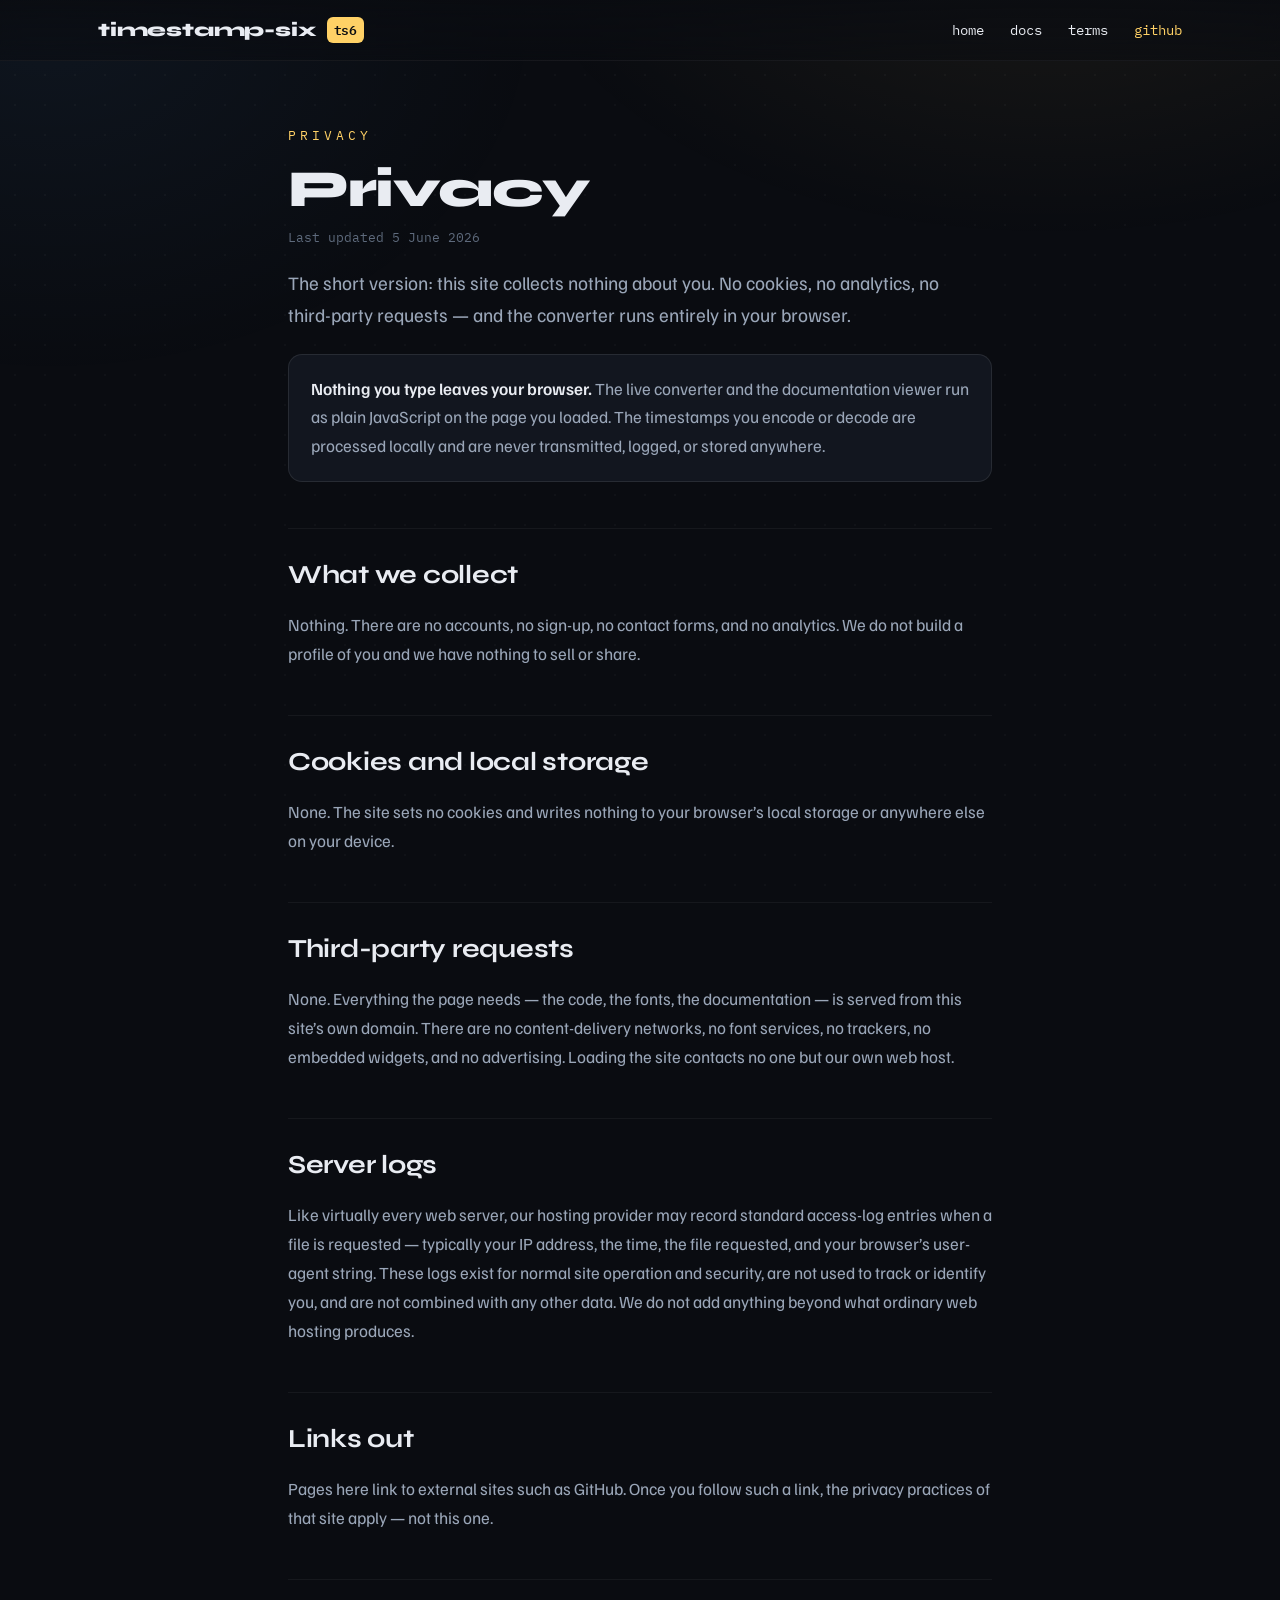
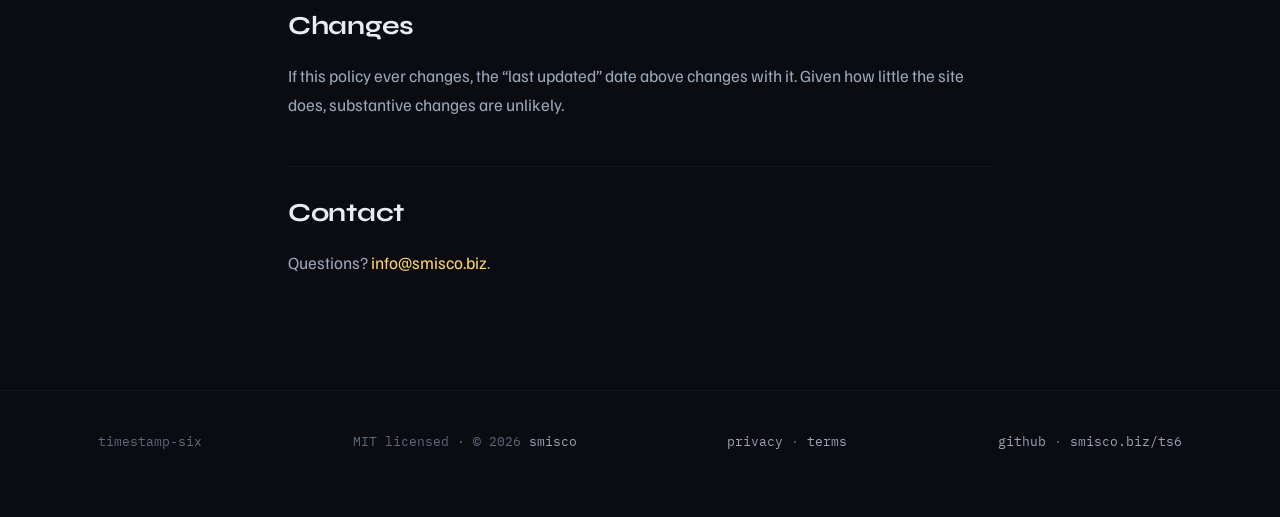
<file: privacy.html>
<!doctype html>
<html lang="en">
<head>
<meta charset="utf-8">
<meta name="viewport" content="width=device-width, initial-scale=1">
<title>ts6 — privacy</title>
<meta name="description" content="Privacy for the timestamp-six (ts6) site: no cookies, no analytics, no third-party requests. The converter runs entirely in your browser.">
<link rel="canonical" href="https://smisco.biz/ts6/privacy.html">
<meta name="theme-color" content="#0a0c11">
<link rel="icon" href="data:image/svg+xml,%3Csvg xmlns='http://www.w3.org/2000/svg' viewBox='0 0 32 32'%3E%3Crect width='32' height='32' rx='7' fill='%230a0c11'/%3E%3Crect x='1.5' y='1.5' width='29' height='29' rx='6' fill='none' stroke='%23ffd166' stroke-opacity='.5'/%3E%3Ctext x='16' y='22.5' font-family='monospace' font-size='19' font-weight='700' fill='%23ffd166' text-anchor='middle'%3E6%3C/text%3E%3C/svg%3E">
<link rel="stylesheet" href="fonts/fonts.css">
<style>
:root{
  --bg:#0a0c11; --panel:#12161f; --ink:#e9ecf2; --dim:#9aa6b8; --faint:#5e6a7c;
  --line:rgba(255,255,255,.09); --line2:rgba(255,255,255,.05); --gold:#ffd166; --maxw:1140px;
}
*{box-sizing:border-box}
html{scroll-behavior:smooth}
body{margin:0; background:var(--bg); color:var(--ink); font-family:"Familjen Grotesk",system-ui,sans-serif; font-size:17px; line-height:1.7; -webkit-font-smoothing:antialiased; overflow-x:hidden}
body::before{content:""; position:fixed; inset:0; z-index:0; pointer-events:none; background:radial-gradient(900px 520px at 82% -8%, rgba(255,209,102,.07), transparent 60%), radial-gradient(820px 600px at 4% 2%, rgba(95,176,255,.06), transparent 60%), radial-gradient(rgba(255,255,255,.026) 1px, transparent 1px); background-size:auto,auto,30px 30px}
.wrap{max-width:var(--maxw); margin:0 auto; padding:0 28px; position:relative; z-index:1}
a{color:var(--ink); text-decoration:none}
.mono{font-family:"IBM Plex Mono",ui-monospace,monospace}
::selection{background:rgba(255,209,102,.28); color:#fff}

.topbar{position:sticky; top:0; z-index:30; backdrop-filter:blur(10px); background:linear-gradient(to bottom, rgba(10,12,17,.86), rgba(10,12,17,.55)); border-bottom:1px solid var(--line2)}
.topbar .wrap{display:flex; align-items:center; justify-content:space-between; height:60px}
.brand{font-family:"Syne",sans-serif; font-weight:800; font-size:19px; letter-spacing:-.01em; display:flex; align-items:center; gap:10px; color:var(--ink)}
.brand .six{font-family:"IBM Plex Mono",monospace; font-weight:600; font-size:13px; color:var(--bg); background:var(--gold); padding:2px 7px; border-radius:6px}
.navlinks{display:flex; gap:26px; font-family:"IBM Plex Mono",monospace; font-size:13.5px; color:var(--dim)}
.navlinks a:hover{color:var(--ink)} .navlinks .gh{color:var(--gold)}
@media(max-width:560px){.navlinks a.hide-sm{display:none}}

.doc{max-width:760px; margin:0 auto; padding:clamp(36px,6vw,64px) 28px clamp(56px,7vw,88px); position:relative; z-index:1}
.eyebrow{font-family:"IBM Plex Mono",monospace; font-size:12.5px; letter-spacing:.32em; text-transform:uppercase; color:var(--gold); margin:0 0 16px}
h1{font-family:"Syne",sans-serif; font-weight:800; font-size:clamp(34px,5.4vw,52px); letter-spacing:-.025em; line-height:1.05; margin:0 0 10px}
.updated{font-family:"IBM Plex Mono",monospace; font-size:13px; color:var(--faint); margin:0 0 8px}
.tl{color:var(--dim); font-size:19px; margin:18px 0 0; max-width:60ch}
h2{font-family:"Syne",sans-serif; font-weight:700; font-size:clamp(20px,2.6vw,26px); letter-spacing:-.01em; margin:46px 0 12px; padding-top:24px; border-top:1px solid var(--line2)}
p{margin:14px 0; color:var(--dim)}
strong{color:var(--ink); font-weight:600}
a.lk{color:var(--gold)} a.lk:hover{text-decoration:underline}
ul{margin:14px 0; padding-left:22px; color:var(--dim)}
li{margin:9px 0}
li::marker{color:var(--faint)}
.mono.k{color:var(--ink)}
.callout{background:var(--panel); border:1px solid var(--line); border-radius:14px; padding:20px 22px; margin:22px 0; color:var(--dim)}
.callout b{color:var(--ink)}

footer{border-top:1px solid var(--line2); padding:40px 0 64px; margin-top:10px}
.foot{display:flex; flex-wrap:wrap; gap:18px; align-items:center; justify-content:space-between; font-family:"IBM Plex Mono",monospace; font-size:13px; color:var(--faint)}
.foot a{color:var(--dim)} .foot a:hover{color:var(--gold)}
@media(prefers-reduced-motion:reduce){html{scroll-behavior:auto}}
</style>
</head>
<body>

<div class="topbar">
  <div class="wrap">
    <a class="brand" href="./">timestamp-six <span class="six">ts6</span></a>
    <nav class="navlinks">
      <a class="hide-sm" href="./">home</a>
      <a href="readme.html">docs</a>
      <a href="terms.html">terms</a>
      <a class="gh" href="https://github.com/grimblefritz/timestamp-six">github</a>
    </nav>
  </div>
</div>

<main class="doc">
  <p class="eyebrow">privacy</p>
  <h1>Privacy</h1>
  <p class="updated">Last updated 5 June 2026</p>
  <p class="tl">The short version: this site collects nothing about you. No cookies, no analytics, no third-party requests &mdash; and the converter runs entirely in your browser.</p>

  <div class="callout">
    <b>Nothing you type leaves your browser.</b> The live converter and the documentation
    viewer run as plain JavaScript on the page you loaded. The timestamps you encode or
    decode are processed locally and are never transmitted, logged, or stored anywhere.
  </div>

  <h2>What we collect</h2>
  <p>Nothing. There are no accounts, no sign-up, no contact forms, and no analytics. We do
  not build a profile of you and we have nothing to sell or share.</p>

  <h2>Cookies and local storage</h2>
  <p>None. The site sets no cookies and writes nothing to your browser&rsquo;s local
  storage or anywhere else on your device.</p>

  <h2>Third-party requests</h2>
  <p>None. Everything the page needs &mdash; the code, the fonts, the documentation &mdash;
  is served from this site&rsquo;s own domain. There are no content-delivery networks, no
  font services, no trackers, no embedded widgets, and no advertising. Loading the site
  contacts no one but our own web host.</p>

  <h2>Server logs</h2>
  <p>Like virtually every web server, our hosting provider may record standard access-log
  entries when a file is requested &mdash; typically your IP address, the time, the file
  requested, and your browser&rsquo;s user-agent string. These logs exist for normal site
  operation and security, are not used to track or identify you, and are not combined with
  any other data. We do not add anything beyond what ordinary web hosting produces.</p>

  <h2>Links out</h2>
  <p>Pages here link to external sites such as GitHub. Once you follow such a link, the
  privacy practices of that site apply &mdash; not this one.</p>

  <h2>Changes</h2>
  <p>If this policy ever changes, the &ldquo;last updated&rdquo; date above changes with it.
  Given how little the site does, substantive changes are unlikely.</p>

  <h2>Contact</h2>
  <p>Questions? <a class="lk" href="mailto:info@smisco.biz">info@smisco.biz</a>.</p>
</main>

<footer>
  <div class="wrap foot">
    <span>timestamp-six</span>
    <span>MIT licensed &middot; &copy; 2026 <a href="mailto:info@smisco.biz">smisco</a></span>
    <span><a href="privacy.html">privacy</a> &middot; <a href="terms.html">terms</a></span>
    <span><a href="https://github.com/grimblefritz/timestamp-six">github</a> &middot; <a href="./">smisco.biz/ts6</a></span>
  </div>
</footer>
</body>
</html>
</file>
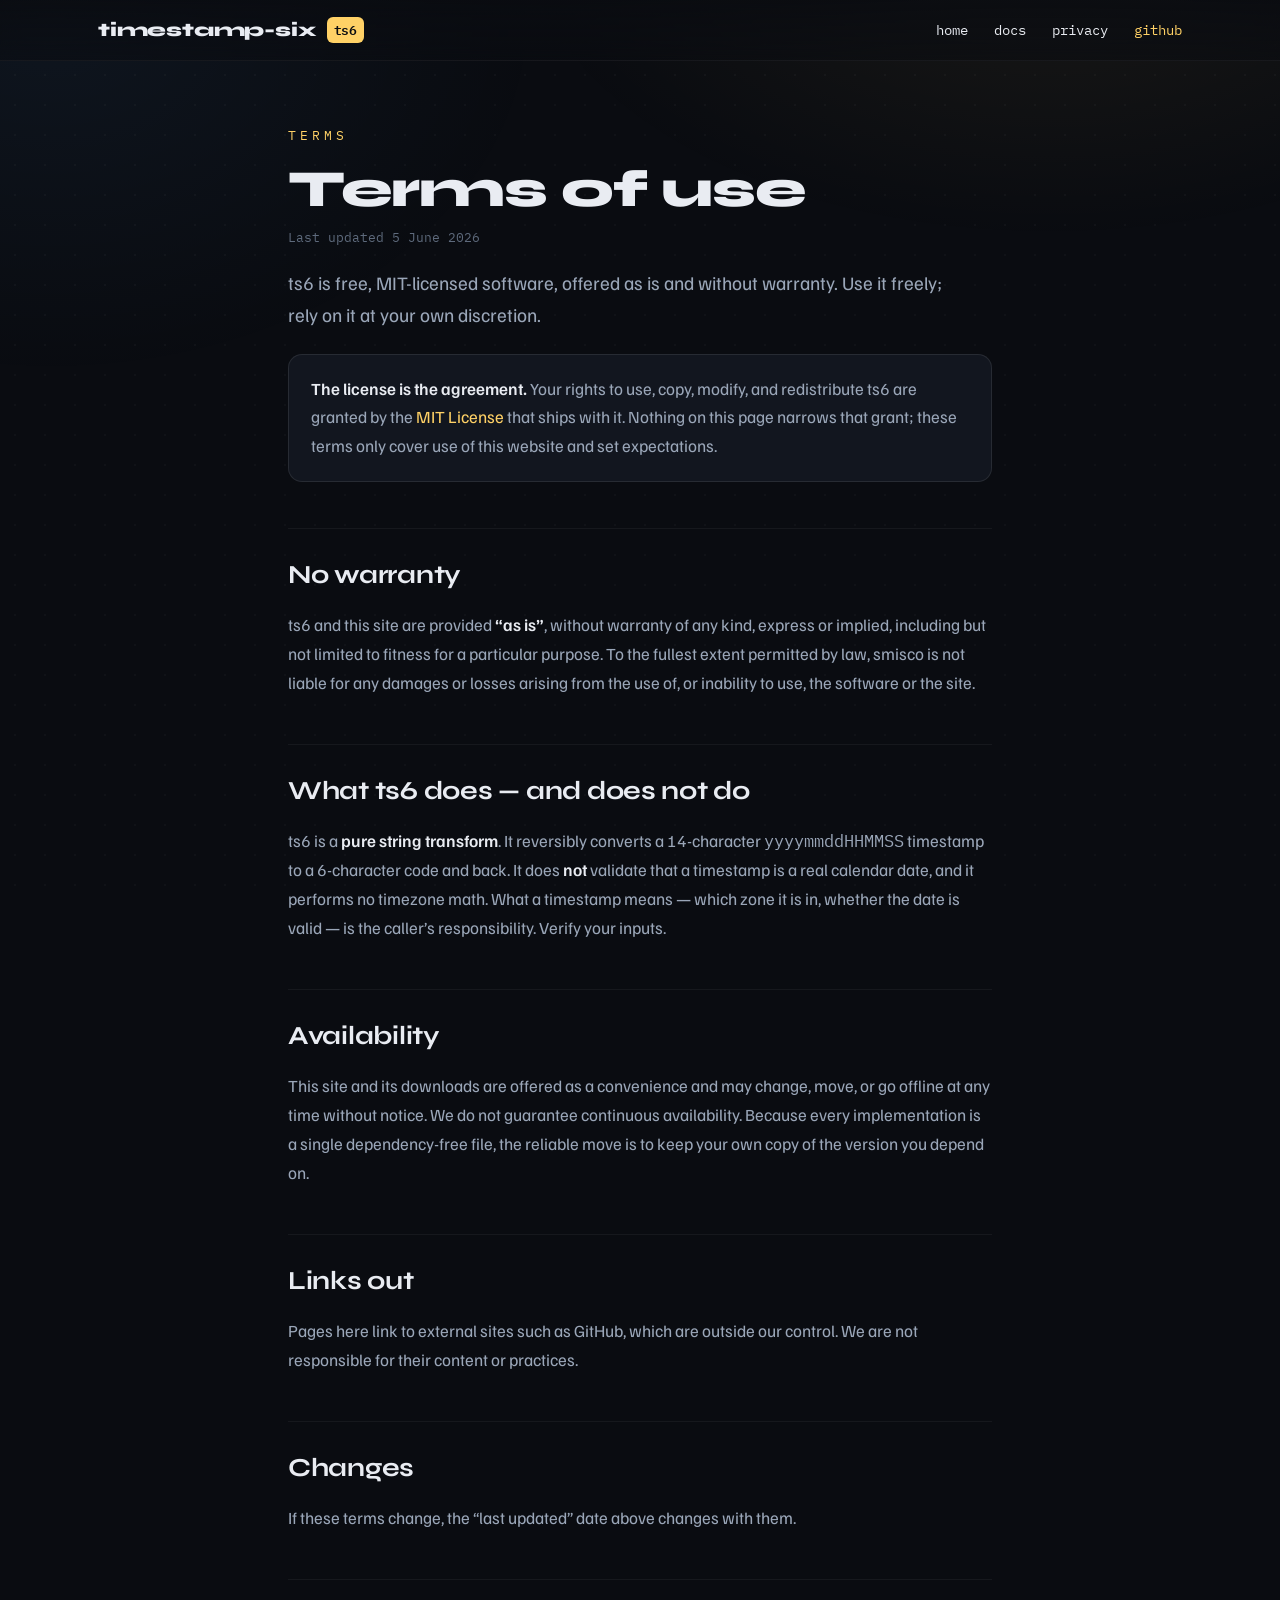
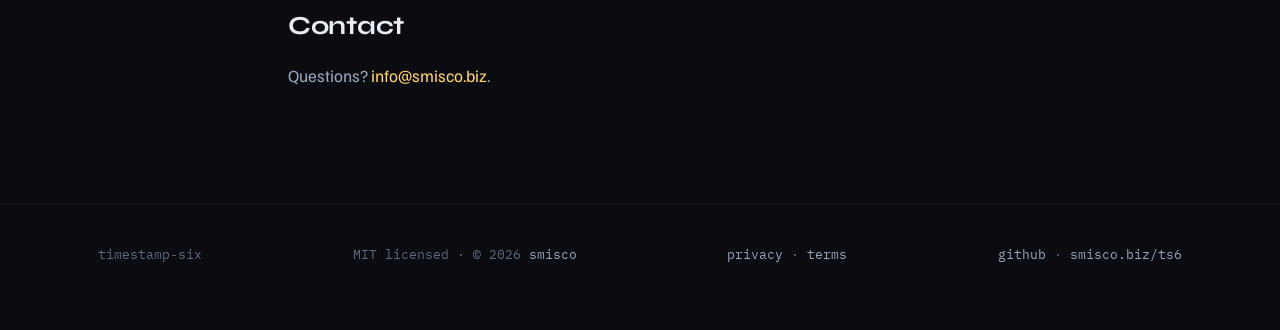
<file: terms.html>
<!doctype html>
<html lang="en">
<head>
<meta charset="utf-8">
<meta name="viewport" content="width=device-width, initial-scale=1">
<title>ts6 — terms</title>
<meta name="description" content="Terms of use for timestamp-six (ts6): MIT-licensed free software, provided as is, without warranty. The codec is a pure string transform.">
<link rel="canonical" href="https://smisco.biz/ts6/terms.html">
<meta name="theme-color" content="#0a0c11">
<link rel="icon" href="data:image/svg+xml,%3Csvg xmlns='http://www.w3.org/2000/svg' viewBox='0 0 32 32'%3E%3Crect width='32' height='32' rx='7' fill='%230a0c11'/%3E%3Crect x='1.5' y='1.5' width='29' height='29' rx='6' fill='none' stroke='%23ffd166' stroke-opacity='.5'/%3E%3Ctext x='16' y='22.5' font-family='monospace' font-size='19' font-weight='700' fill='%23ffd166' text-anchor='middle'%3E6%3C/text%3E%3C/svg%3E">
<link rel="stylesheet" href="fonts/fonts.css">
<style>
:root{
  --bg:#0a0c11; --panel:#12161f; --ink:#e9ecf2; --dim:#9aa6b8; --faint:#5e6a7c;
  --line:rgba(255,255,255,.09); --line2:rgba(255,255,255,.05); --gold:#ffd166; --maxw:1140px;
}
*{box-sizing:border-box}
html{scroll-behavior:smooth}
body{margin:0; background:var(--bg); color:var(--ink); font-family:"Familjen Grotesk",system-ui,sans-serif; font-size:17px; line-height:1.7; -webkit-font-smoothing:antialiased; overflow-x:hidden}
body::before{content:""; position:fixed; inset:0; z-index:0; pointer-events:none; background:radial-gradient(900px 520px at 82% -8%, rgba(255,209,102,.07), transparent 60%), radial-gradient(820px 600px at 4% 2%, rgba(95,176,255,.06), transparent 60%), radial-gradient(rgba(255,255,255,.026) 1px, transparent 1px); background-size:auto,auto,30px 30px}
.wrap{max-width:var(--maxw); margin:0 auto; padding:0 28px; position:relative; z-index:1}
a{color:var(--ink); text-decoration:none}
.mono{font-family:"IBM Plex Mono",ui-monospace,monospace}
::selection{background:rgba(255,209,102,.28); color:#fff}

.topbar{position:sticky; top:0; z-index:30; backdrop-filter:blur(10px); background:linear-gradient(to bottom, rgba(10,12,17,.86), rgba(10,12,17,.55)); border-bottom:1px solid var(--line2)}
.topbar .wrap{display:flex; align-items:center; justify-content:space-between; height:60px}
.brand{font-family:"Syne",sans-serif; font-weight:800; font-size:19px; letter-spacing:-.01em; display:flex; align-items:center; gap:10px; color:var(--ink)}
.brand .six{font-family:"IBM Plex Mono",monospace; font-weight:600; font-size:13px; color:var(--bg); background:var(--gold); padding:2px 7px; border-radius:6px}
.navlinks{display:flex; gap:26px; font-family:"IBM Plex Mono",monospace; font-size:13.5px; color:var(--dim)}
.navlinks a:hover{color:var(--ink)} .navlinks .gh{color:var(--gold)}
@media(max-width:560px){.navlinks a.hide-sm{display:none}}

.doc{max-width:760px; margin:0 auto; padding:clamp(36px,6vw,64px) 28px clamp(56px,7vw,88px); position:relative; z-index:1}
.eyebrow{font-family:"IBM Plex Mono",monospace; font-size:12.5px; letter-spacing:.32em; text-transform:uppercase; color:var(--gold); margin:0 0 16px}
h1{font-family:"Syne",sans-serif; font-weight:800; font-size:clamp(34px,5.4vw,52px); letter-spacing:-.025em; line-height:1.05; margin:0 0 10px}
.updated{font-family:"IBM Plex Mono",monospace; font-size:13px; color:var(--faint); margin:0 0 8px}
.tl{color:var(--dim); font-size:19px; margin:18px 0 0; max-width:60ch}
h2{font-family:"Syne",sans-serif; font-weight:700; font-size:clamp(20px,2.6vw,26px); letter-spacing:-.01em; margin:46px 0 12px; padding-top:24px; border-top:1px solid var(--line2)}
p{margin:14px 0; color:var(--dim)}
strong{color:var(--ink); font-weight:600}
a.lk{color:var(--gold)} a.lk:hover{text-decoration:underline}
ul{margin:14px 0; padding-left:22px; color:var(--dim)}
li{margin:9px 0}
li::marker{color:var(--faint)}
.callout{background:var(--panel); border:1px solid var(--line); border-radius:14px; padding:20px 22px; margin:22px 0; color:var(--dim)}
.callout b{color:var(--ink)}

footer{border-top:1px solid var(--line2); padding:40px 0 64px; margin-top:10px}
.foot{display:flex; flex-wrap:wrap; gap:18px; align-items:center; justify-content:space-between; font-family:"IBM Plex Mono",monospace; font-size:13px; color:var(--faint)}
.foot a{color:var(--dim)} .foot a:hover{color:var(--gold)}
@media(prefers-reduced-motion:reduce){html{scroll-behavior:auto}}
</style>
</head>
<body>

<div class="topbar">
  <div class="wrap">
    <a class="brand" href="./">timestamp-six <span class="six">ts6</span></a>
    <nav class="navlinks">
      <a class="hide-sm" href="./">home</a>
      <a href="readme.html">docs</a>
      <a href="privacy.html">privacy</a>
      <a class="gh" href="https://github.com/grimblefritz/timestamp-six">github</a>
    </nav>
  </div>
</div>

<main class="doc">
  <p class="eyebrow">terms</p>
  <h1>Terms of use</h1>
  <p class="updated">Last updated 5 June 2026</p>
  <p class="tl">ts6 is free, MIT-licensed software, offered as is and without warranty. Use it freely; rely on it at your own discretion.</p>

  <div class="callout">
    <b>The license is the agreement.</b> Your rights to use, copy, modify, and redistribute
    ts6 are granted by the <a class="lk" href="LICENSE" download>MIT License</a> that ships
    with it. Nothing on this page narrows that grant; these terms only cover use of this
    website and set expectations.
  </div>

  <h2>No warranty</h2>
  <p>ts6 and this site are provided <strong>&ldquo;as is&rdquo;</strong>, without warranty
  of any kind, express or implied, including but not limited to fitness for a particular
  purpose. To the fullest extent permitted by law, smisco is not liable for any damages or
  losses arising from the use of, or inability to use, the software or the site.</p>

  <h2>What ts6 does &mdash; and does not do</h2>
  <p>ts6 is a <strong>pure string transform</strong>. It reversibly converts a 14-character
  <span class="mono">yyyymmddHHMMSS</span> timestamp to a 6-character code and back. It does
  <strong>not</strong> validate that a timestamp is a real calendar date, and it performs no
  timezone math. What a timestamp means &mdash; which zone it is in, whether the date is
  valid &mdash; is the caller&rsquo;s responsibility. Verify your inputs.</p>

  <h2>Availability</h2>
  <p>This site and its downloads are offered as a convenience and may change, move, or go
  offline at any time without notice. We do not guarantee continuous availability. Because
  every implementation is a single dependency-free file, the reliable move is to keep your
  own copy of the version you depend on.</p>

  <h2>Links out</h2>
  <p>Pages here link to external sites such as GitHub, which are outside our control. We are
  not responsible for their content or practices.</p>

  <h2>Changes</h2>
  <p>If these terms change, the &ldquo;last updated&rdquo; date above changes with them.</p>

  <h2>Contact</h2>
  <p>Questions? <a class="lk" href="mailto:info@smisco.biz">info@smisco.biz</a>.</p>
</main>

<footer>
  <div class="wrap foot">
    <span>timestamp-six</span>
    <span>MIT licensed &middot; &copy; 2026 <a href="mailto:info@smisco.biz">smisco</a></span>
    <span><a href="privacy.html">privacy</a> &middot; <a href="terms.html">terms</a></span>
    <span><a href="https://github.com/grimblefritz/timestamp-six">github</a> &middot; <a href="./">smisco.biz/ts6</a></span>
  </div>
</footer>
</body>
</html>
</file>
<file: fonts/fonts.css>
/* ts6 site fonts — self-hosted (see local/scripts/fetch-fonts.py).
   Syne (display), Familjen Grotesk (body), IBM Plex Mono (code). OFL. */
@font-face{font-family:'Familjen Grotesk';font-style:normal;font-weight:400;font-display:swap;src:url(familjen-grotesk-400-latin-ext.woff2) format('woff2');unicode-range:U+0100-02BA, U+02BD-02C5, U+02C7-02CC, U+02CE-02D7, U+02DD-02FF, U+0304, U+0308, U+0329, U+1D00-1DBF, U+1E00-1E9F, U+1EF2-1EFF, U+2020, U+20A0-20AB, U+20AD-20C0, U+2113, U+2C60-2C7F, U+A720-A7FF;}
@font-face{font-family:'Familjen Grotesk';font-style:normal;font-weight:400;font-display:swap;src:url(familjen-grotesk-400-latin.woff2) format('woff2');unicode-range:U+0000-00FF, U+0131, U+0152-0153, U+02BB-02BC, U+02C6, U+02DA, U+02DC, U+0304, U+0308, U+0329, U+2000-206F, U+20AC, U+2122, U+2191, U+2193, U+2212, U+2215, U+FEFF, U+FFFD;}
@font-face{font-family:'Familjen Grotesk';font-style:normal;font-weight:500;font-display:swap;src:url(familjen-grotesk-500-latin-ext.woff2) format('woff2');unicode-range:U+0100-02BA, U+02BD-02C5, U+02C7-02CC, U+02CE-02D7, U+02DD-02FF, U+0304, U+0308, U+0329, U+1D00-1DBF, U+1E00-1E9F, U+1EF2-1EFF, U+2020, U+20A0-20AB, U+20AD-20C0, U+2113, U+2C60-2C7F, U+A720-A7FF;}
@font-face{font-family:'Familjen Grotesk';font-style:normal;font-weight:500;font-display:swap;src:url(familjen-grotesk-500-latin.woff2) format('woff2');unicode-range:U+0000-00FF, U+0131, U+0152-0153, U+02BB-02BC, U+02C6, U+02DA, U+02DC, U+0304, U+0308, U+0329, U+2000-206F, U+20AC, U+2122, U+2191, U+2193, U+2212, U+2215, U+FEFF, U+FFFD;}
@font-face{font-family:'Familjen Grotesk';font-style:normal;font-weight:600;font-display:swap;src:url(familjen-grotesk-600-latin-ext.woff2) format('woff2');unicode-range:U+0100-02BA, U+02BD-02C5, U+02C7-02CC, U+02CE-02D7, U+02DD-02FF, U+0304, U+0308, U+0329, U+1D00-1DBF, U+1E00-1E9F, U+1EF2-1EFF, U+2020, U+20A0-20AB, U+20AD-20C0, U+2113, U+2C60-2C7F, U+A720-A7FF;}
@font-face{font-family:'Familjen Grotesk';font-style:normal;font-weight:600;font-display:swap;src:url(familjen-grotesk-600-latin.woff2) format('woff2');unicode-range:U+0000-00FF, U+0131, U+0152-0153, U+02BB-02BC, U+02C6, U+02DA, U+02DC, U+0304, U+0308, U+0329, U+2000-206F, U+20AC, U+2122, U+2191, U+2193, U+2212, U+2215, U+FEFF, U+FFFD;}
@font-face{font-family:'IBM Plex Mono';font-style:normal;font-weight:400;font-display:swap;src:url(ibm-plex-mono-400-latin-ext.woff2) format('woff2');unicode-range:U+0100-02BA, U+02BD-02C5, U+02C7-02CC, U+02CE-02D7, U+02DD-02FF, U+0304, U+0308, U+0329, U+1D00-1DBF, U+1E00-1E9F, U+1EF2-1EFF, U+2020, U+20A0-20AB, U+20AD-20C0, U+2113, U+2C60-2C7F, U+A720-A7FF;}
@font-face{font-family:'IBM Plex Mono';font-style:normal;font-weight:400;font-display:swap;src:url(ibm-plex-mono-400-latin.woff2) format('woff2');unicode-range:U+0000-00FF, U+0131, U+0152-0153, U+02BB-02BC, U+02C6, U+02DA, U+02DC, U+0304, U+0308, U+0329, U+2000-206F, U+20AC, U+2122, U+2191, U+2193, U+2212, U+2215, U+FEFF, U+FFFD;}
@font-face{font-family:'IBM Plex Mono';font-style:normal;font-weight:500;font-display:swap;src:url(ibm-plex-mono-500-latin-ext.woff2) format('woff2');unicode-range:U+0100-02BA, U+02BD-02C5, U+02C7-02CC, U+02CE-02D7, U+02DD-02FF, U+0304, U+0308, U+0329, U+1D00-1DBF, U+1E00-1E9F, U+1EF2-1EFF, U+2020, U+20A0-20AB, U+20AD-20C0, U+2113, U+2C60-2C7F, U+A720-A7FF;}
@font-face{font-family:'IBM Plex Mono';font-style:normal;font-weight:500;font-display:swap;src:url(ibm-plex-mono-500-latin.woff2) format('woff2');unicode-range:U+0000-00FF, U+0131, U+0152-0153, U+02BB-02BC, U+02C6, U+02DA, U+02DC, U+0304, U+0308, U+0329, U+2000-206F, U+20AC, U+2122, U+2191, U+2193, U+2212, U+2215, U+FEFF, U+FFFD;}
@font-face{font-family:'IBM Plex Mono';font-style:normal;font-weight:600;font-display:swap;src:url(ibm-plex-mono-600-latin-ext.woff2) format('woff2');unicode-range:U+0100-02BA, U+02BD-02C5, U+02C7-02CC, U+02CE-02D7, U+02DD-02FF, U+0304, U+0308, U+0329, U+1D00-1DBF, U+1E00-1E9F, U+1EF2-1EFF, U+2020, U+20A0-20AB, U+20AD-20C0, U+2113, U+2C60-2C7F, U+A720-A7FF;}
@font-face{font-family:'IBM Plex Mono';font-style:normal;font-weight:600;font-display:swap;src:url(ibm-plex-mono-600-latin.woff2) format('woff2');unicode-range:U+0000-00FF, U+0131, U+0152-0153, U+02BB-02BC, U+02C6, U+02DA, U+02DC, U+0304, U+0308, U+0329, U+2000-206F, U+20AC, U+2122, U+2191, U+2193, U+2212, U+2215, U+FEFF, U+FFFD;}
@font-face{font-family:'Syne';font-style:normal;font-weight:600;font-display:swap;src:url(syne-600-latin-ext.woff2) format('woff2');unicode-range:U+0100-02BA, U+02BD-02C5, U+02C7-02CC, U+02CE-02D7, U+02DD-02FF, U+0304, U+0308, U+0329, U+1D00-1DBF, U+1E00-1E9F, U+1EF2-1EFF, U+2020, U+20A0-20AB, U+20AD-20C0, U+2113, U+2C60-2C7F, U+A720-A7FF;}
@font-face{font-family:'Syne';font-style:normal;font-weight:600;font-display:swap;src:url(syne-600-latin.woff2) format('woff2');unicode-range:U+0000-00FF, U+0131, U+0152-0153, U+02BB-02BC, U+02C6, U+02DA, U+02DC, U+0304, U+0308, U+0329, U+2000-206F, U+20AC, U+2122, U+2191, U+2193, U+2212, U+2215, U+FEFF, U+FFFD;}
@font-face{font-family:'Syne';font-style:normal;font-weight:700;font-display:swap;src:url(syne-700-latin-ext.woff2) format('woff2');unicode-range:U+0100-02BA, U+02BD-02C5, U+02C7-02CC, U+02CE-02D7, U+02DD-02FF, U+0304, U+0308, U+0329, U+1D00-1DBF, U+1E00-1E9F, U+1EF2-1EFF, U+2020, U+20A0-20AB, U+20AD-20C0, U+2113, U+2C60-2C7F, U+A720-A7FF;}
@font-face{font-family:'Syne';font-style:normal;font-weight:700;font-display:swap;src:url(syne-700-latin.woff2) format('woff2');unicode-range:U+0000-00FF, U+0131, U+0152-0153, U+02BB-02BC, U+02C6, U+02DA, U+02DC, U+0304, U+0308, U+0329, U+2000-206F, U+20AC, U+2122, U+2191, U+2193, U+2212, U+2215, U+FEFF, U+FFFD;}
@font-face{font-family:'Syne';font-style:normal;font-weight:800;font-display:swap;src:url(syne-800-latin-ext.woff2) format('woff2');unicode-range:U+0100-02BA, U+02BD-02C5, U+02C7-02CC, U+02CE-02D7, U+02DD-02FF, U+0304, U+0308, U+0329, U+1D00-1DBF, U+1E00-1E9F, U+1EF2-1EFF, U+2020, U+20A0-20AB, U+20AD-20C0, U+2113, U+2C60-2C7F, U+A720-A7FF;}
@font-face{font-family:'Syne';font-style:normal;font-weight:800;font-display:swap;src:url(syne-800-latin.woff2) format('woff2');unicode-range:U+0000-00FF, U+0131, U+0152-0153, U+02BB-02BC, U+02C6, U+02DA, U+02DC, U+0304, U+0308, U+0329, U+2000-206F, U+20AC, U+2122, U+2191, U+2193, U+2212, U+2215, U+FEFF, U+FFFD;}
</file>
